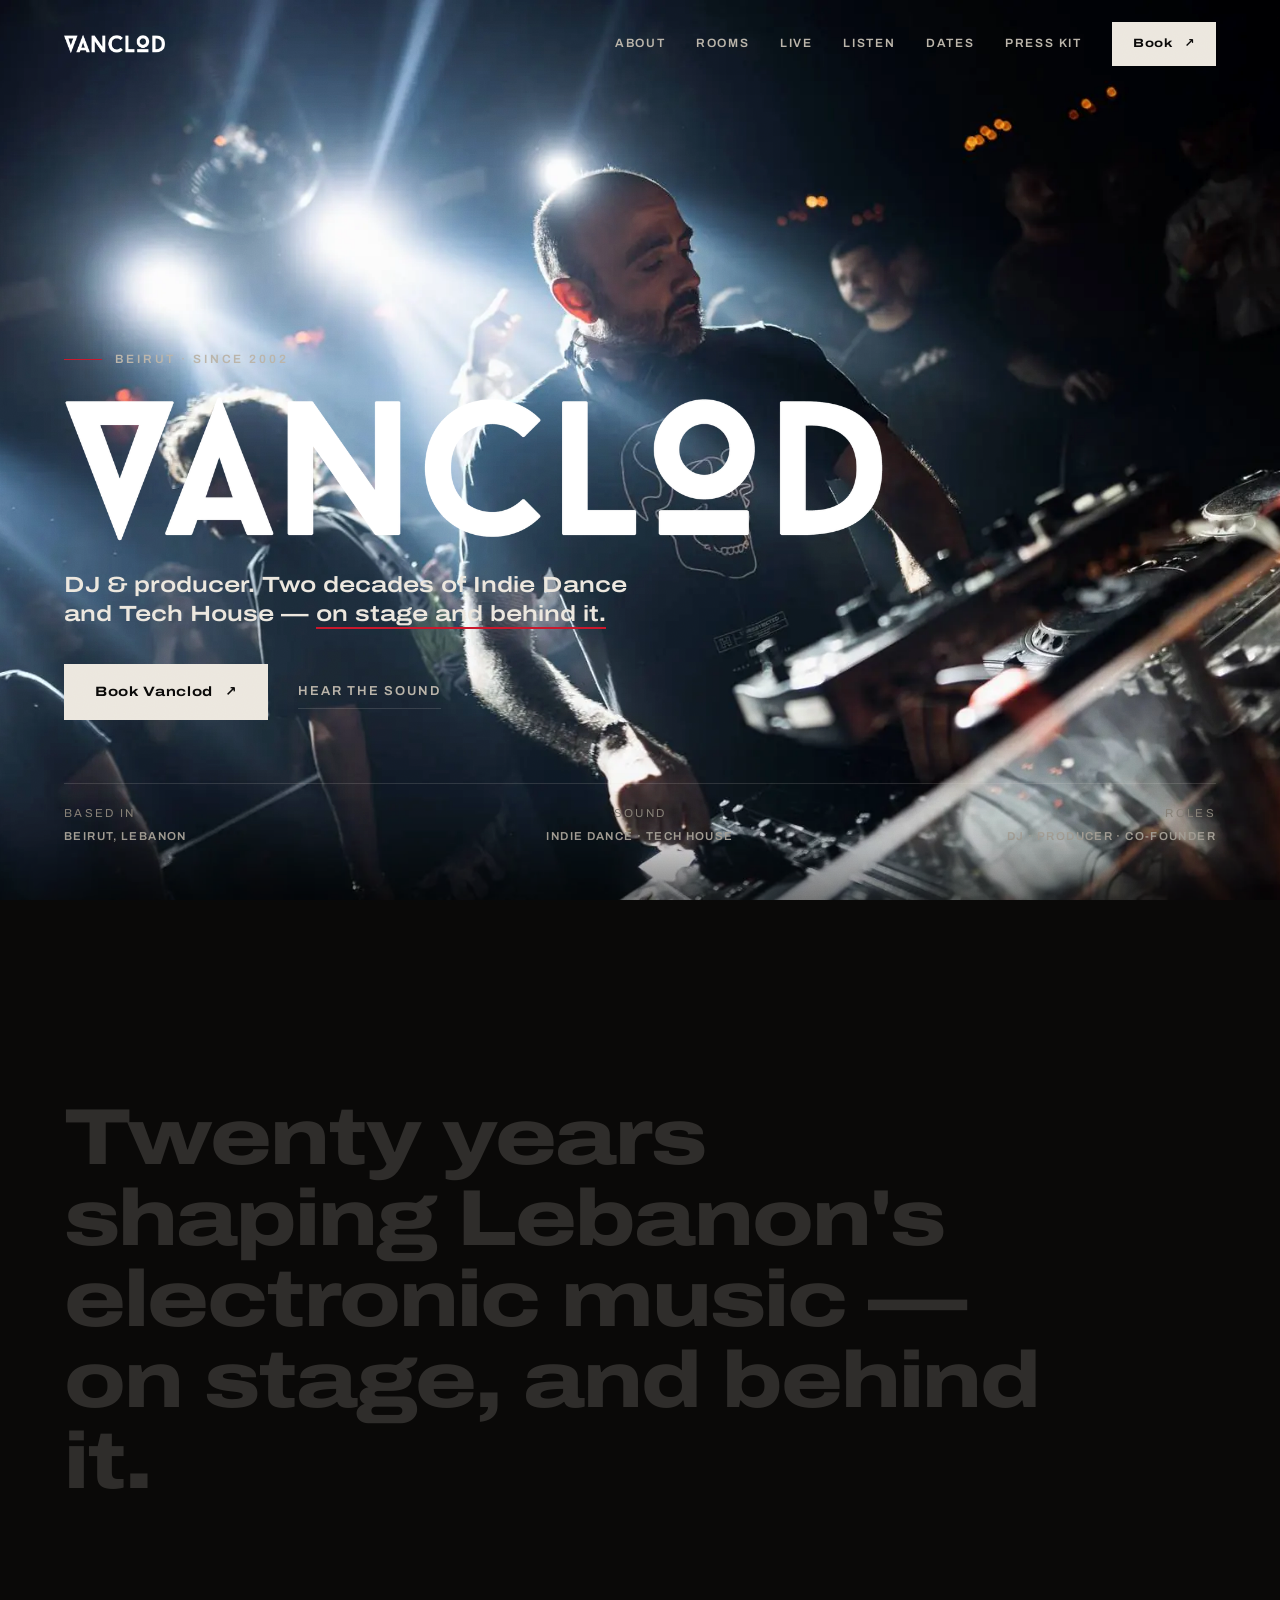
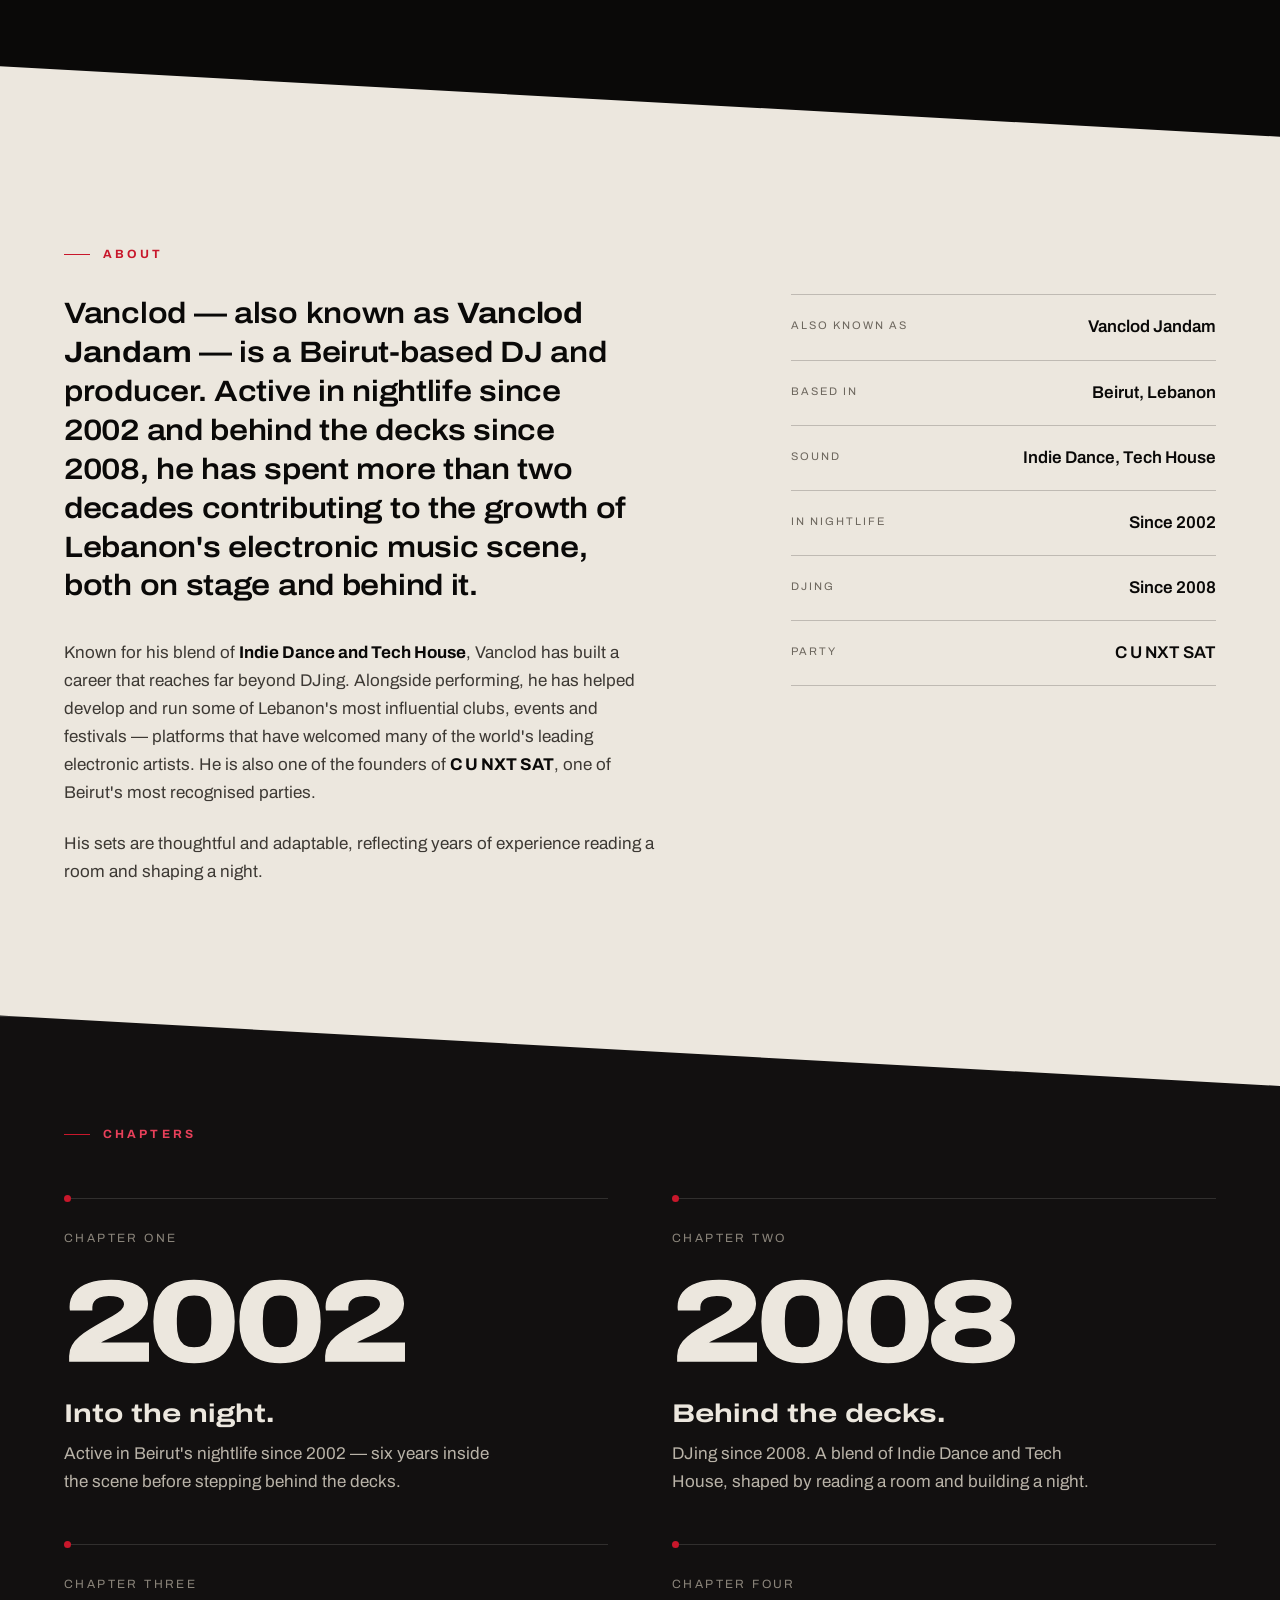
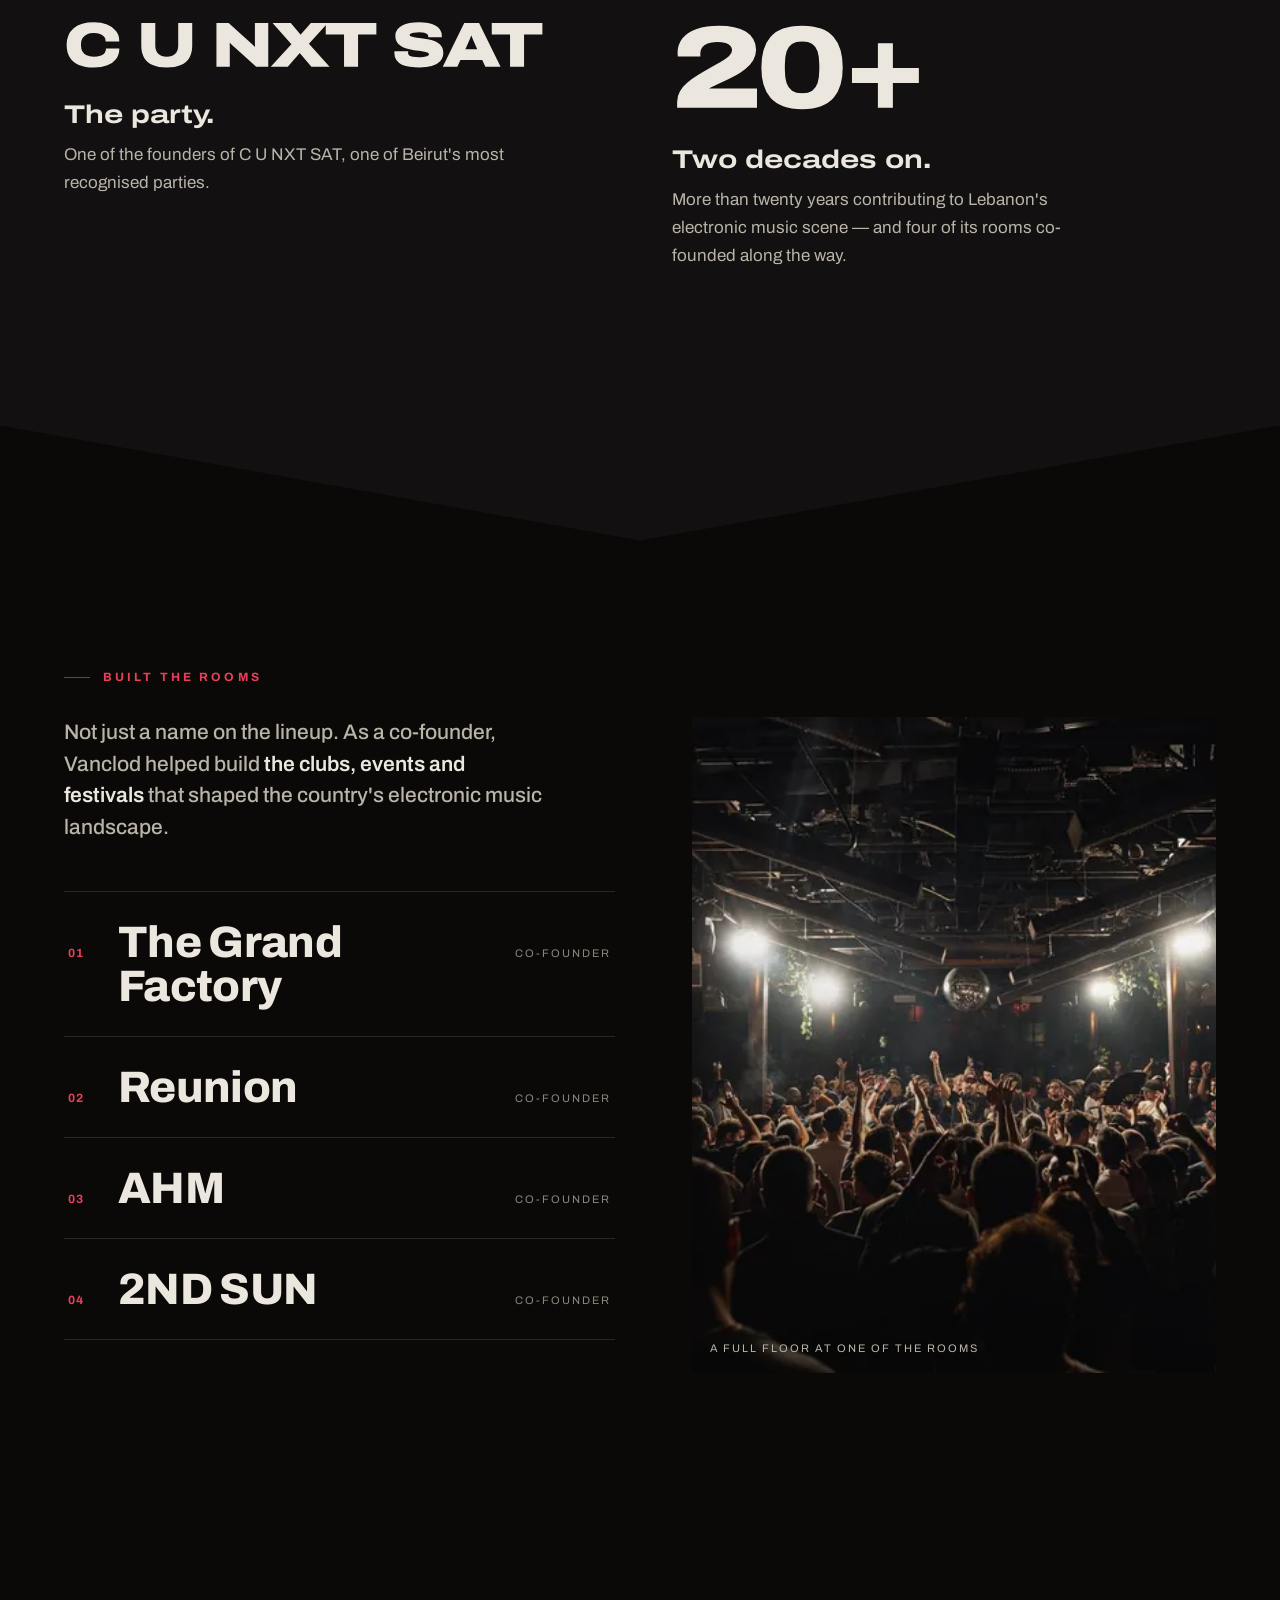
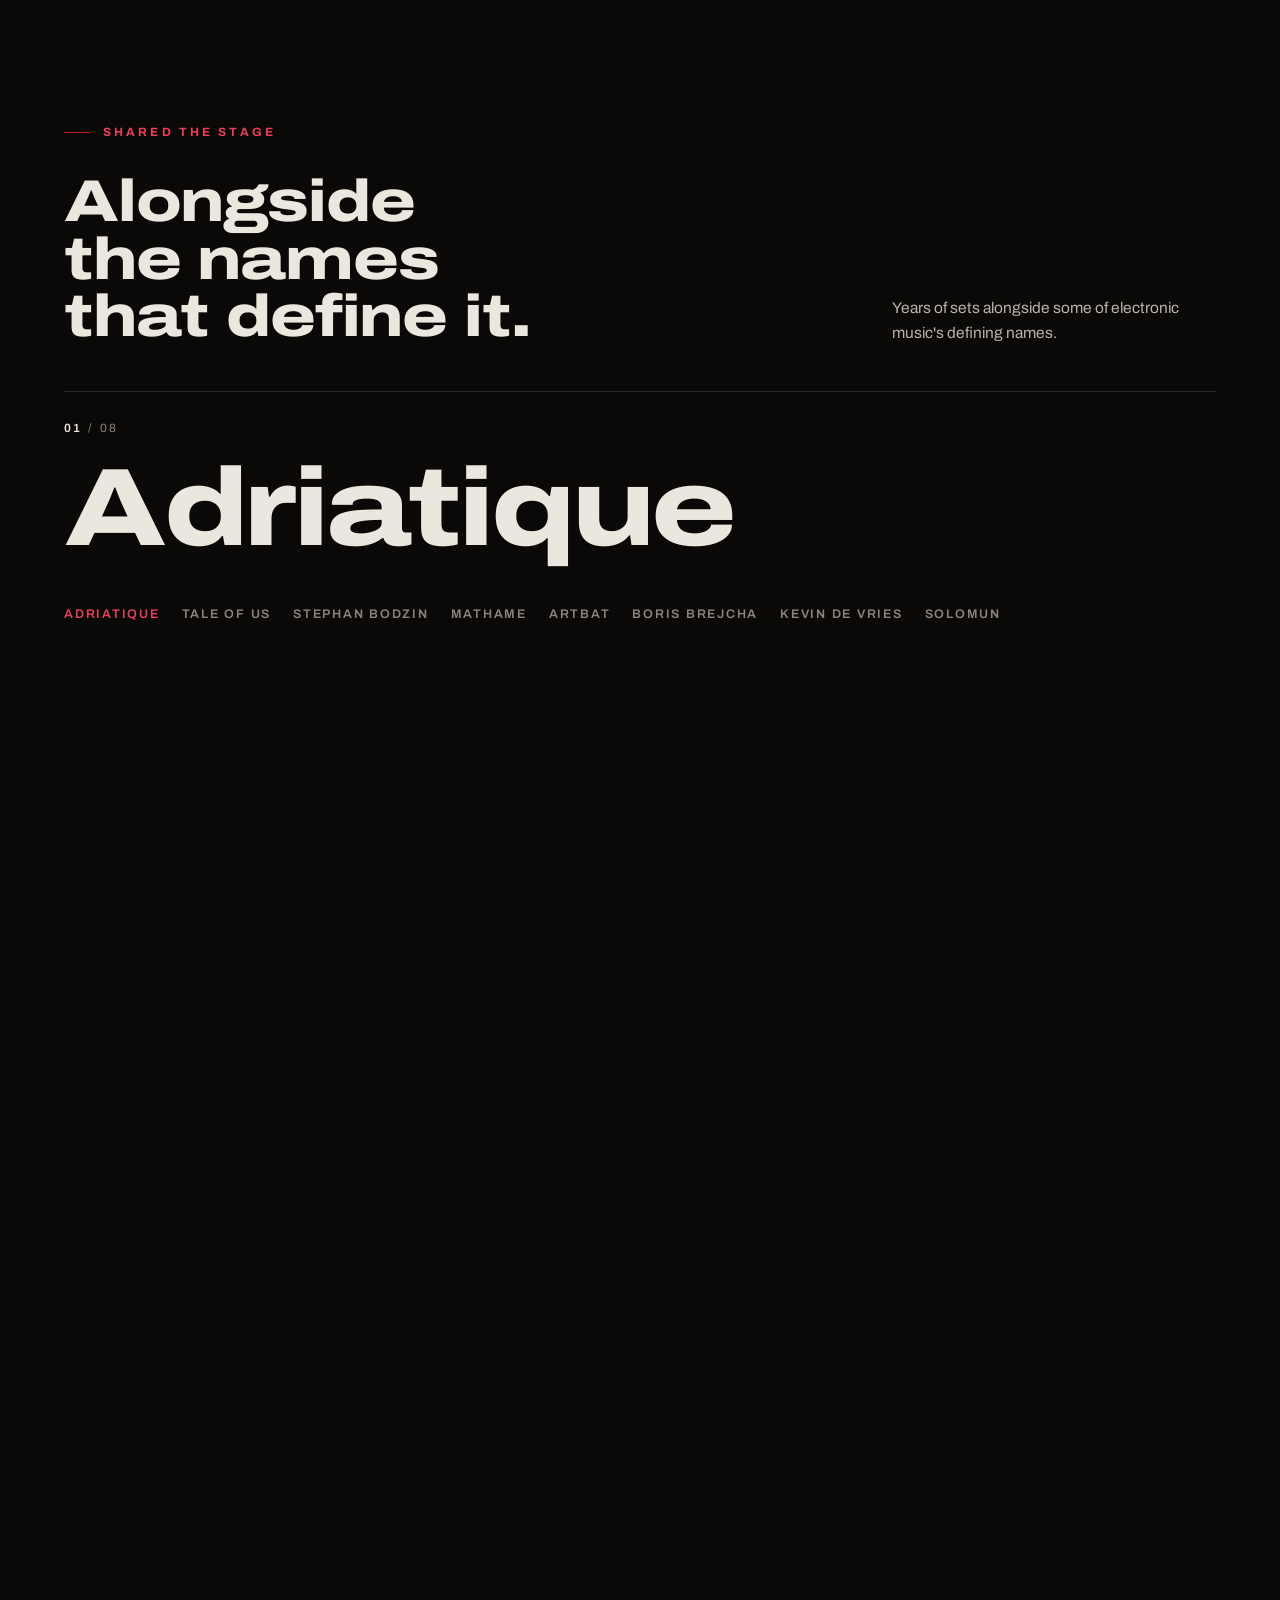
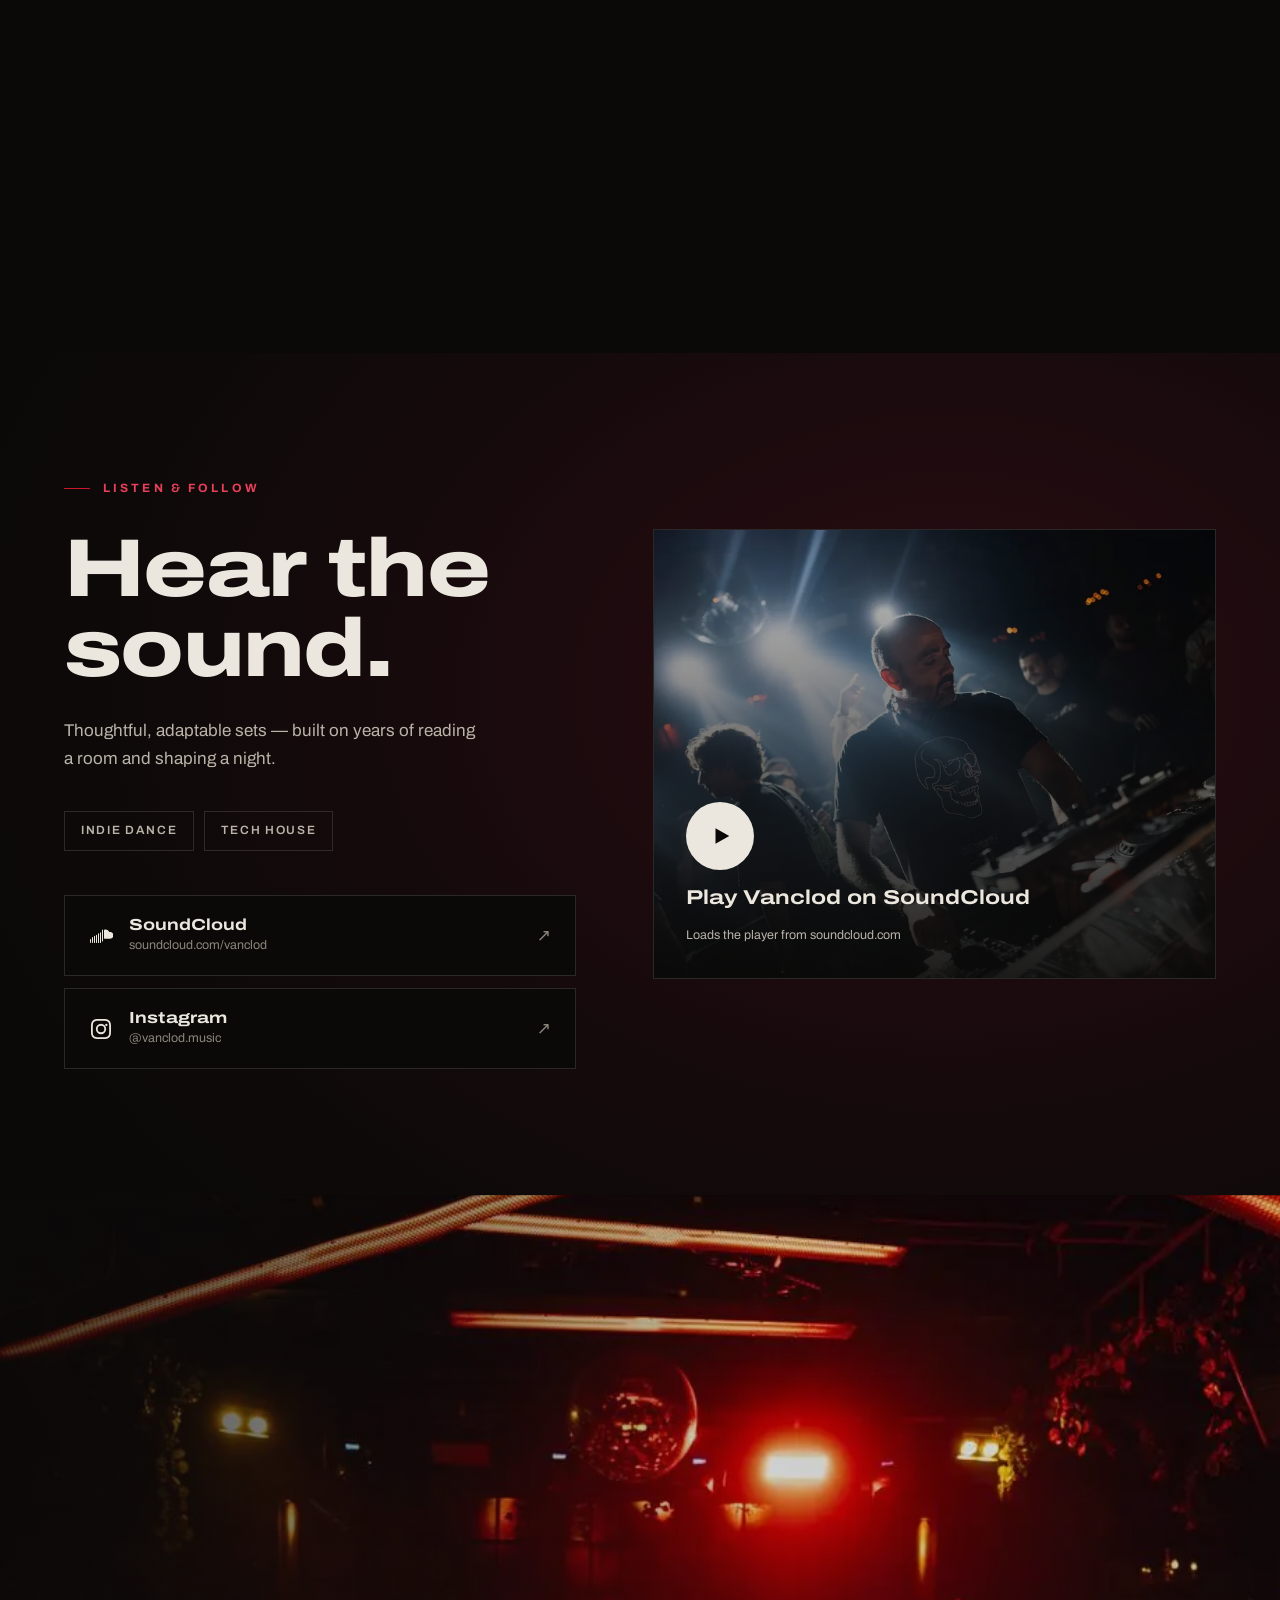
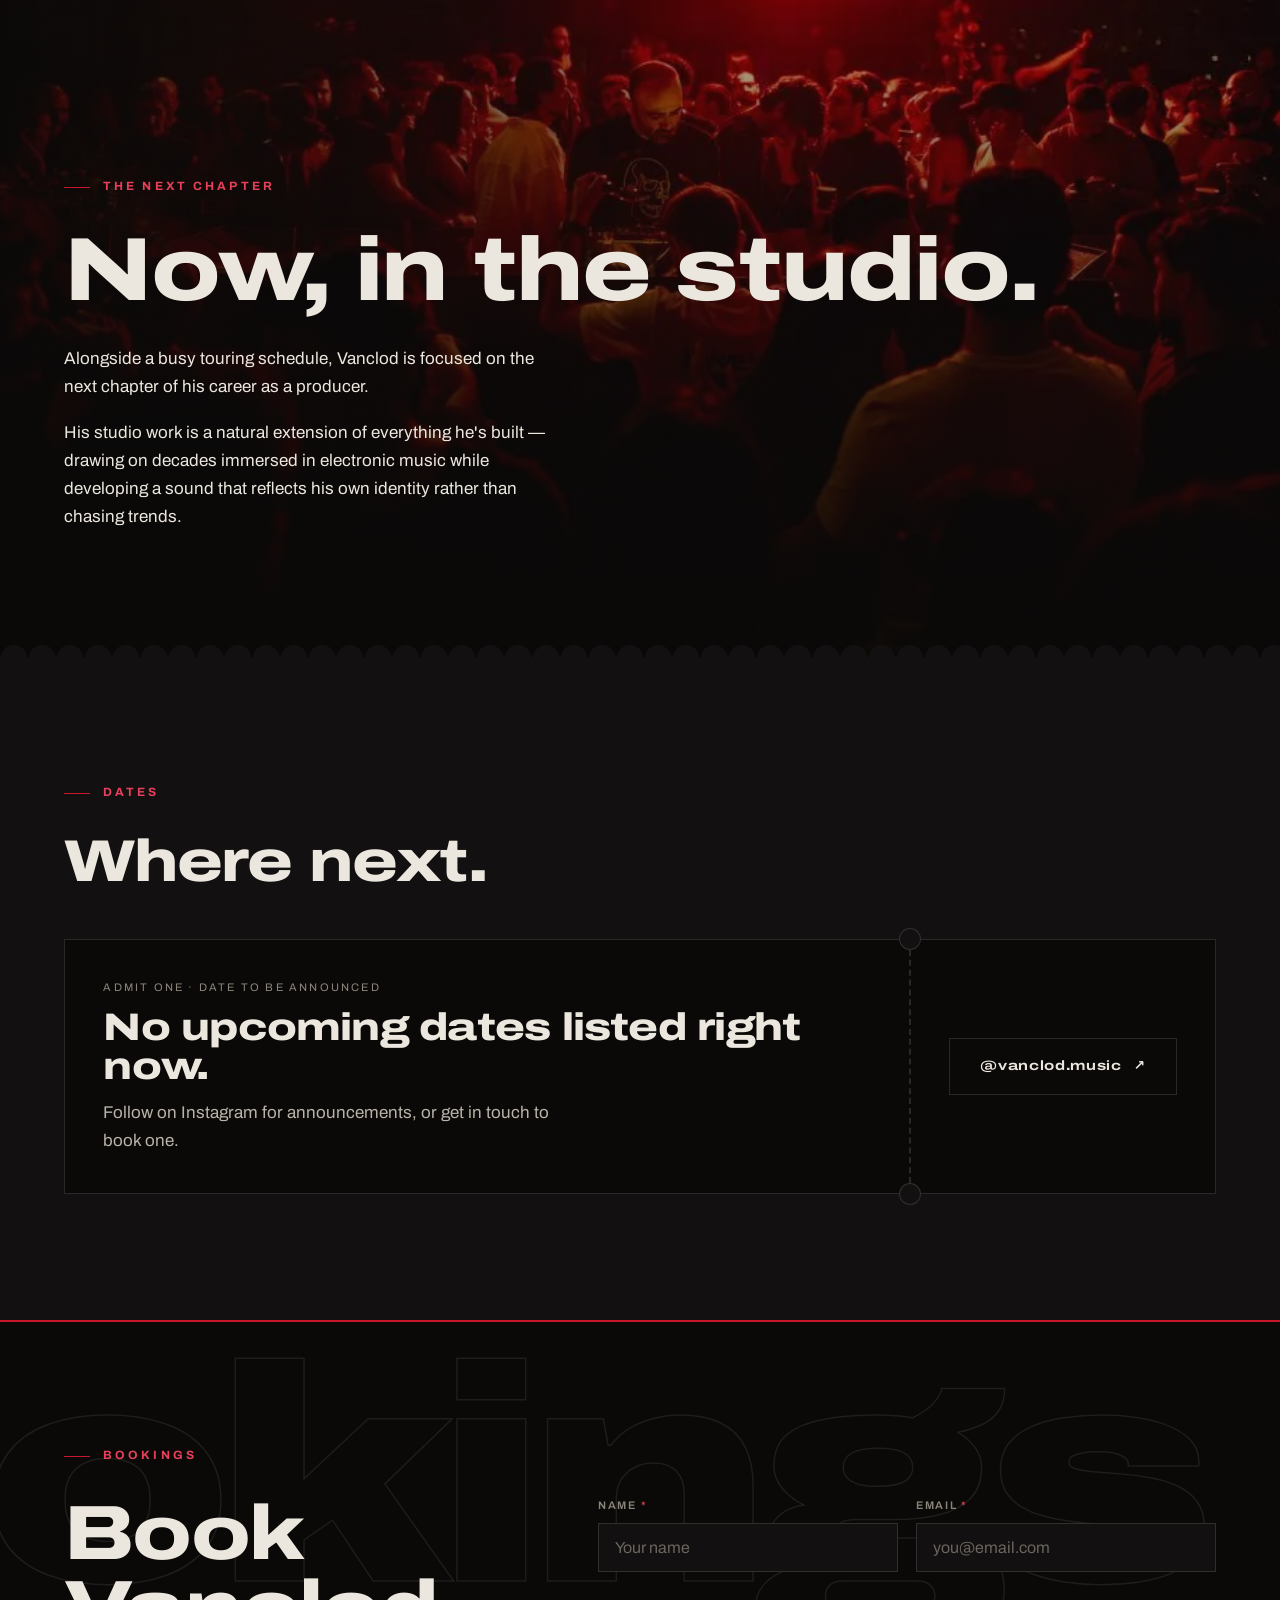
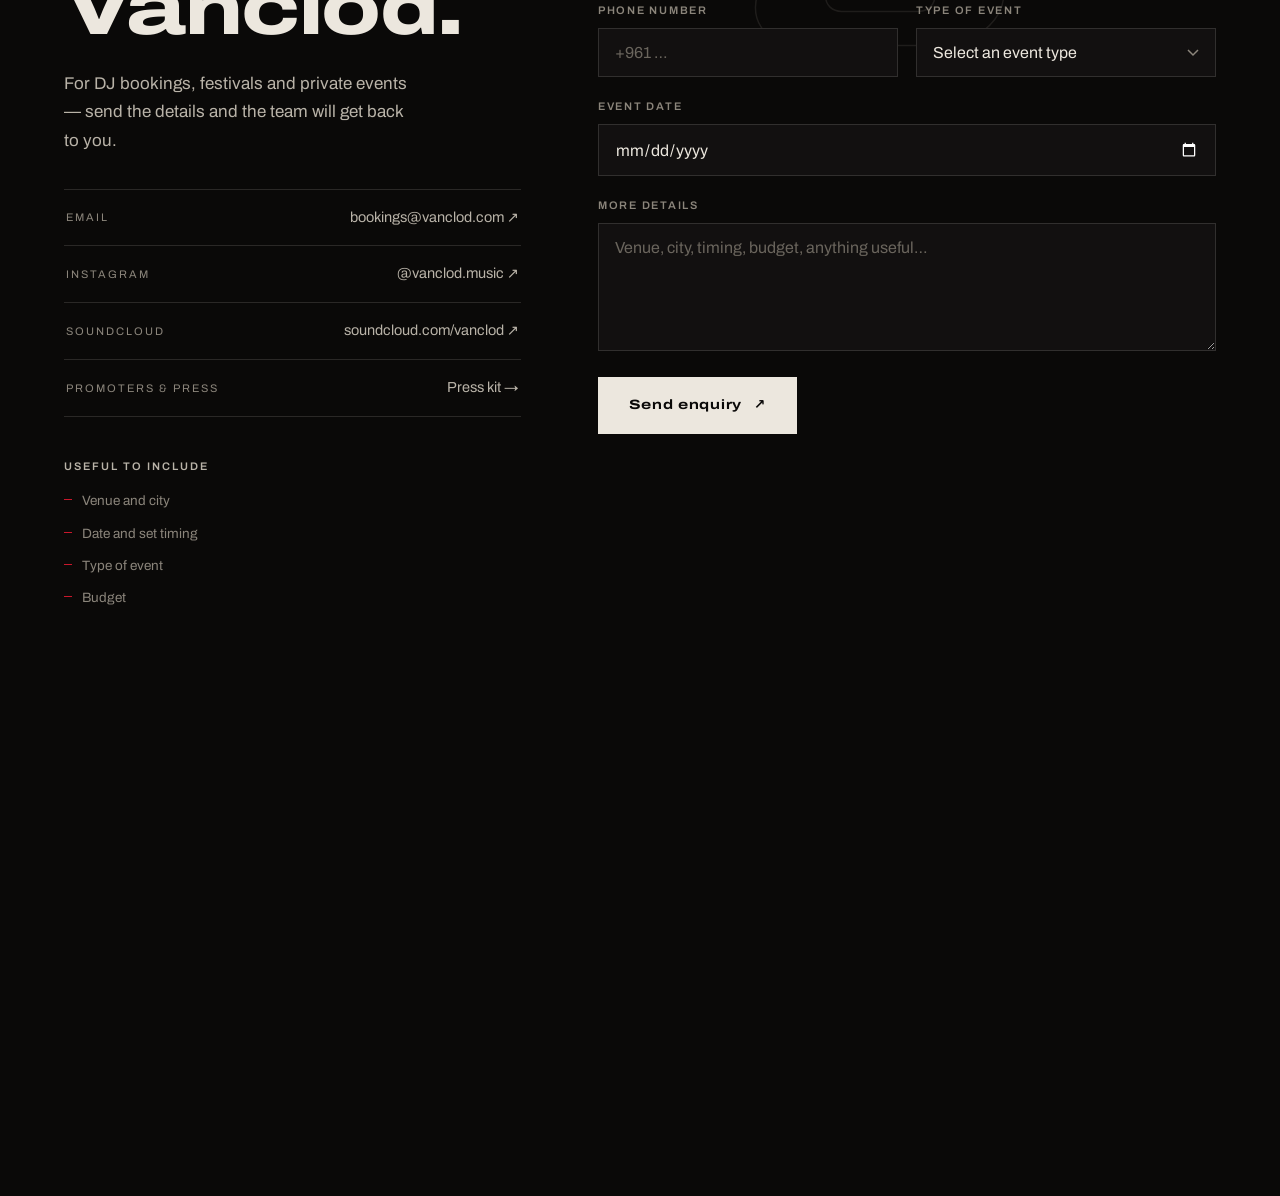
<file: index.html>
<!DOCTYPE html>
<html lang="en">
<head>
<meta charset="UTF-8">
<meta name="viewport" content="width=device-width, initial-scale=1">
<title>Vanclod — DJ &amp; Producer, Beirut</title>
<meta name="description" content="Vanclod (Vanclod Jandam) — Beirut-based DJ and producer. Two decades shaping Lebanon's electronic music scene, on stage and behind it. Bookings, music and press kit.">
<meta name="theme-color" content="#0a0908">
<meta property="og:type" content="website">
<meta property="og:title" content="Vanclod — DJ &amp; Producer, Beirut">
<meta property="og:description" content="Two decades of Indie Dance and Tech House — on stage and behind it.">
<!-- og:image must be an absolute URL once the site has a domain, e.g. https://YOUR-DOMAIN/assets/img/og.jpg -->
<meta property="og:image" content="assets/img/og.jpg">
<meta name="twitter:card" content="summary_large_image">
<link rel="icon" href="assets/img/favicon.svg" type="image/svg+xml">
<link rel="apple-touch-icon" href="assets/img/apple-touch-icon.png">
<link rel="preload" as="image" type="image/webp" imagesrcset="assets/img/hero-960.webp 960w, assets/img/hero-1600.webp 1600w" imagesizes="100vw">
<link rel="preconnect" href="https://fonts.googleapis.com">
<link rel="preconnect" href="https://fonts.gstatic.com" crossorigin>
<link href="https://fonts.googleapis.com/css2?family=Archivo:wdth,wght@62..125,400..900&display=swap" rel="stylesheet">
<link rel="stylesheet" href="assets/css/site.css">
<script>document.documentElement.className='js'</script>
<script type="application/ld+json">
{
  "@context":"https://schema.org",
  "@type":"MusicGroup",
  "name":"Vanclod",
  "alternateName":"Vanclod Jandam",
  "description":"Beirut-based DJ and producer. Indie Dance and Tech House.",
  "genre":["Indie Dance","Tech House"],
  "foundingLocation":{"@type":"Place","name":"Beirut, Lebanon"},
  "sameAs":["https://soundcloud.com/vanclod","https://www.instagram.com/vanclod.music/"]
}
</script>
</head>
<body>
<a class="skip" href="#main">Skip to content</a>

<nav class="nav" id="nav" aria-label="Main">
  <a href="#top" aria-label="Vanclod — back to top"><img class="mark" src="assets/img/wordmark.png" width="1367" height="243" alt=""></a>
  <button class="nav-toggle" id="toggle" aria-label="Menu" aria-expanded="false" aria-controls="links"><span></span><span></span><span></span></button>
  <div class="nav-links" id="links">
    <a href="#about">About</a>
    <a href="#rooms">Rooms</a>
    <a href="#stage">Live</a>
    <a href="#listen">Listen</a>
    <a href="#dates">Dates</a>
    <a href="press.html">Press kit</a>
    <a class="btn" href="#contact">Book <span class="arw" aria-hidden="true">↗</span></a>
  </div>
  <span class="nav-progress" aria-hidden="true"></span>
</nav>

<div class="intro">
<header class="hero" id="top">
  <div class="hero-bg">
    <picture>
      <source type="image/webp" srcset="assets/img/hero-960.webp 960w, assets/img/hero-1600.webp 1600w" sizes="100vw">
      <img src="assets/img/hero.jpg" width="1600" height="1066" alt="Vanclod at the decks, backlit by stage lights, the crowd behind him" fetchpriority="high">
    </picture>
  </div>
  <div class="hero-inner wrap">
    <div class="eyebrow" data-in style="--i:0">Beirut · Since 2002</div>
    <h1 class="hero-mark" id="title"><img src="assets/img/wordmark.png" width="1367" height="243" alt="Vanclod"></h1>
    <p class="hero-tag" data-in style="--i:5">DJ &amp; producer. Two decades of Indie&nbsp;Dance and Tech&nbsp;House — <b>on stage and behind it.</b></p>
    <div class="hero-cta" data-in style="--i:6">
      <a class="btn" href="#contact">Book Vanclod <span class="arw" aria-hidden="true">↗</span></a>
      <a class="tlink" href="#listen">Hear the sound</a>
    </div>
    <div class="hero-meta" data-in style="--i:8">
      <div>Based in<b>Beirut, Lebanon</b></div>
      <div>Sound<b>Indie Dance · Tech House</b></div>
      <div>Roles<b>DJ · Producer · Co-founder</b></div>
    </div>
  </div>
</header>

  <section class="statement" data-sec aria-label="In one line">
    <svg class="st-v" viewBox="0 0 600 640" aria-hidden="true"><path pathLength="1" d="M20 20H580L300 620Z"/><path pathLength="1" d="M170 112H430L300 392Z"/></svg>
    <div class="wrap">
      <p data-hot="behind|it">Twenty years shaping Lebanon's electronic music — on stage, and behind it.</p>
    </div>
  </section>
</div>

<main id="main">

  <section class="about" id="about">
    <div class="wrap">
      <div class="eyebrow" data-reveal>About</div>
      <div class="about-grid">
        <div class="about-body">
          <p data-reveal>Vanclod — also known as <strong>Vanclod Jandam</strong> — is a Beirut-based DJ and producer. Active in nightlife since 2002 and behind the decks since 2008, he has spent more than two decades contributing to the growth of Lebanon's electronic music scene, both on stage and behind it.</p>
          <p data-reveal style="--d:1">Known for his blend of <strong>Indie Dance and Tech House</strong>, Vanclod has built a career that reaches far beyond DJing. Alongside performing, he has helped develop and run some of Lebanon's most influential clubs, events and festivals — platforms that have welcomed many of the world's leading electronic artists. He is also one of the founders of <strong>C U NXT SAT</strong>, one of Beirut's most recognised parties.</p>
          <p data-reveal style="--d:2">His sets are thoughtful and adaptable, reflecting years of experience reading a room and shaping a night.</p>
        </div>
        <dl class="facts" data-reveal style="--d:1">
          <div><dt>Also known as</dt><dd>Vanclod Jandam</dd></div>
          <div><dt>Based in</dt><dd>Beirut, Lebanon</dd></div>
          <div><dt>Sound</dt><dd>Indie Dance, Tech House</dd></div>
          <div><dt>In nightlife</dt><dd class="num">Since 2002</dd></div>
          <div><dt>DJing</dt><dd class="num">Since 2008</dd></div>
          <div><dt>Party</dt><dd>C U NXT SAT</dd></div>
        </dl>
      </div>
    </div>
  </section>

  <section class="chapters" aria-label="Chapters">
    <div class="ch-pin">
      <div class="ch-head wrap">
        <div class="eyebrow">Chapters</div>
      </div>
      <div class="ch-track">
        <article class="ch">
          <div class="k">Chapter one</div>
          <div class="big num">2002</div>
          <h3>Into the night.</h3>
          <p>Active in Beirut's nightlife since 2002 — six years inside the scene before stepping behind the decks.</p>
        </article>
        <article class="ch">
          <div class="k">Chapter two</div>
          <div class="big num">2008</div>
          <h3>Behind the decks.</h3>
          <p>DJing since 2008. A blend of Indie Dance and Tech House, shaped by reading a room and building a night.</p>
        </article>
        <article class="ch">
          <div class="k">Chapter three</div>
          <div class="big word">C U NXT SAT</div>
          <h3>The party.</h3>
          <p>One of the founders of C U NXT SAT, one of Beirut's most recognised parties.</p>
        </article>
        <article class="ch">
          <div class="k">Chapter four</div>
          <div class="big num">20+</div>
          <h3>Two decades on.</h3>
          <p>More than twenty years contributing to Lebanon's electronic music scene — and four of its rooms co-founded along the way.</p>
        </article>
      </div>
    </div>
  </section>

  <section class="pad" id="rooms">
    <div class="vnotch" aria-hidden="true"></div>
    <div class="wrap">
      <div class="eyebrow" data-reveal>Built the rooms</div>
      <div class="rooms-grid">
        <div>
          <h2 class="rooms-lede" data-reveal>Not just a name on the lineup. As a co-founder, Vanclod helped build <b>the clubs, events and festivals</b> that shaped the country's electronic music landscape.</h2>
          <ol class="venues">
            <li class="venue" data-reveal><span class="idx num">01</span><span class="name">The Grand Factory</span><span class="role">Co-founder</span></li>
            <li class="venue" data-reveal style="--d:1"><span class="idx num">02</span><span class="name">Reunion</span><span class="role">Co-founder</span></li>
            <li class="venue" data-reveal style="--d:2"><span class="idx num">03</span><span class="name">AHM</span><span class="role">Co-founder</span></li>
            <li class="venue" data-reveal style="--d:3"><span class="idx num">04</span><span class="name">2ND SUN</span><span class="role">Co-founder</span></li>
          </ol>
        </div>
        <figure class="rooms-photo" data-sec>
          <picture>
            <source type="image/webp" srcset="assets/img/floor-720.webp 720w, assets/img/floor-1200.webp 1200w" sizes="(max-width:1000px) 100vw, 46vw">
            <img src="assets/img/floor.jpg" width="1200" height="800" loading="lazy" alt="A packed dance floor under a mirror ball, hands in the air">
          </picture>
          <figcaption class="cap">A full floor at one of the rooms</figcaption>
        </figure>
      </div>
    </div>
  </section>

  <section class="stage" id="stage">
    <div class="stage-pin">
      <div class="wrap">
        <div class="eyebrow" data-reveal>Shared the stage</div>
        <div class="stage-head">
          <h2 class="display" data-reveal>Alongside the names that define it.</h2>
          <p data-reveal style="--d:1">Years of sets alongside some of electronic music's defining names.</p>
        </div>
        <div class="bill">
          <div class="bill-count num" aria-hidden="true"><b id="billNow">01</b> / 08</div>
          <div class="bill-name" aria-hidden="true">
            <span>Adriatique</span><span>Tale Of Us</span><span>Stephan Bodzin</span><span>Mathame</span><span>ARTBAT</span><span>Boris Brejcha</span><span>Kevin de Vries</span><span>Solomun</span><span class="more">…and many others.</span>
          </div>
          <ol class="bill-all" aria-label="Artists Vanclod has shared the stage with">
            <li>Adriatique</li><li>Tale Of Us</li><li>Stephan Bodzin</li><li>Mathame</li><li>ARTBAT</li><li>Boris Brejcha</li><li>Kevin de Vries</li><li>Solomun</li><li class="more">…and many others</li>
          </ol>
        </div>
      </div>
    </div>
  </section>

  <section class="listen pad" id="listen" data-sec>
    <div class="wrap">
      <div class="eyebrow" data-reveal>Listen &amp; follow</div>
      <div class="listen-grid">
        <div>
          <h2 class="display" data-reveal>Hear the sound.</h2>
          <p class="listen-lede" data-reveal style="--d:1">Thoughtful, adaptable sets — built on years of reading a room and shaping a night.</p>
          <div class="genres" data-reveal style="--d:2"><span>Indie Dance</span><span>Tech House</span></div>
          <div class="channels" data-reveal style="--d:3">
            <a class="channel" href="https://soundcloud.com/vanclod" target="_blank" rel="noopener">
              <svg viewBox="0 0 24 24" aria-hidden="true"><path d="M1 15.5c0-.28.22-.5.5-.5s.5.22.5.5v3c0 .28-.22.5-.5.5s-.5-.22-.5-.5v-3zm2-2c0-.28.22-.5.5-.5s.5.22.5.5v5c0 .28-.22.5-.5.5s-.5-.22-.5-.5v-5zm2-1.2c0-.3.22-.55.5-.55s.5.25.5.55v6.2c0 .3-.22.55-.5.55s-.5-.25-.5-.55v-6.2zm2-1c0-.3.22-.55.5-.55s.5.25.5.55v7.2c0 .3-.22.55-.5.55s-.5-.25-.5-.55v-7.2zm2-1.6c0-.31.22-.56.5-.56s.5.25.5.56v8.8c0 .31-.22.56-.5.56s-.5-.25-.5-.56V8.1zm2-.9c0-.32.22-.57.5-.57s.5.25.5.57v9.7c0 .32-.22.57-.5.57s-.5-.25-.5-.57V7.2zM13 6c0-.33.22-.58.5-.58s.5.25.5.58v11c0 .33-.22.58-.5.58s-.5-.25-.5-.58V6zm2.3-.3c1.9-.9 4.35.27 4.9 2.35 2.1-.6 4.3 1 4.3 3.2 0 1.9-1.6 3.45-3.55 3.45H15.4c-.24 0-.4-.18-.4-.42V6.1c0-.2.12-.32.3-.4z"/></svg>
              <div><div class="c-t">SoundCloud</div><div class="c-s">soundcloud.com/vanclod</div></div>
              <span class="arw" aria-hidden="true">↗</span>
            </a>
            <a class="channel" href="https://www.instagram.com/vanclod.music/" target="_blank" rel="noopener">
              <svg viewBox="0 0 24 24" aria-hidden="true"><path d="M12 2c2.72 0 3.06.01 4.12.06 1.07.05 1.8.22 2.43.47.66.25 1.22.6 1.77 1.15.55.55.9 1.11 1.15 1.77.25.63.42 1.36.47 2.43.05 1.07.06 1.4.06 4.12s-.01 3.06-.06 4.12c-.05 1.07-.22 1.8-.47 2.43-.25.66-.6 1.22-1.15 1.77-.55.55-1.11.9-1.77 1.15-.63.25-1.36.42-2.43.47-1.07.05-1.4.06-4.12.06s-3.06-.01-4.12-.06c-1.07-.05-1.8-.22-2.43-.47-.66-.25-1.22-.6-1.77-1.15-.55-.55-.9-1.11-1.15-1.77-.25-.63-.42-1.36-.47-2.43C2.01 15.06 2 14.72 2 12s.01-3.06.06-4.12c.05-1.07.22-1.8.47-2.43.25-.66.6-1.22 1.15-1.77.55-.55 1.11-.9 1.77-1.15.63-.25 1.36-.42 2.43-.47C8.94 2.01 9.28 2 12 2zm0 1.8c-2.67 0-2.99.01-4.04.06-.98.04-1.5.21-1.86.35-.47.18-.8.4-1.15.75-.35.35-.57.68-.75 1.15-.14.36-.3.88-.35 1.86-.05 1.05-.06 1.37-.06 4.04s.01 2.99.06 4.04c.04.98.21 1.5.35 1.86.18.47.4.8.75 1.15.35.35.68.57 1.15.75.36.14.88.3 1.86.35 1.05.05 1.37.06 4.04.06s2.99-.01 4.04-.06c.98-.04 1.5-.21 1.86-.35.47-.18.8-.4 1.15-.75.35-.35.57-.68.75-1.15.14-.36.3-.88.35-1.86.05-1.05.06-1.37.06-4.04s-.01-2.99-.06-4.04c-.04-.98-.21-1.5-.35-1.86-.18-.47-.4-.8-.75-1.15-.35-.35-.68-.57-1.15-.75-.36-.14-.88-.3-1.86-.35-1.05-.05-1.37-.06-4.04-.06zM12 6.87a5.13 5.13 0 110 10.26 5.13 5.13 0 010-10.26zm0 1.8a3.33 3.33 0 100 6.66 3.33 3.33 0 000-6.66zm5.34-2.02a1.2 1.2 0 110 2.4 1.2 1.2 0 010-2.4z"/></svg>
              <div><div class="c-t">Instagram</div><div class="c-s">@vanclod.music</div></div>
              <span class="arw" aria-hidden="true">↗</span>
            </a>
          </div>
        </div>
        <div class="player" data-reveal style="--d:1">
          <button class="player-facade" type="button">
            <span class="play" aria-hidden="true"><svg viewBox="0 0 24 24"><path d="M6 3.5v17l15-8.5z"/></svg></span>
            <span class="t">Play Vanclod on SoundCloud</span>
            <span class="s">Loads the player from soundcloud.com</span>
          </button>
        </div>
      </div>
    </div>
  </section>

  <section class="studio" id="studio" data-sec>
    <div class="studio-frame">
      <picture>
        <source type="image/webp" srcset="assets/img/room-720.webp 720w, assets/img/room-1200.webp 1200w" sizes="100vw">
        <img src="assets/img/room.jpg" width="1200" height="800" loading="lazy" alt="Vanclod playing at the centre of a crowd, the room lit red">
      </picture>
    </div>
    <div class="wrap studio-copy">
      <div class="eyebrow">The next chapter</div>
      <h2 class="display">Now, in the studio.</h2>
      <p>Alongside a busy touring schedule, Vanclod is focused on the next chapter of his career as a producer.</p>
      <p>His studio work is a natural extension of everything he's built — drawing on decades immersed in electronic music while developing a sound that reflects his own identity rather than chasing trends.</p>
    </div>
  </section>

  <section class="dates pad" id="dates">
    <div class="wrap">
      <div class="eyebrow" data-reveal>Dates</div>
      <div class="dates-head">
        <h2 class="display" data-reveal>Where next.</h2>
      </div>
      <ol class="shows" id="shows" hidden></ol>
      <div class="ticket" id="showsEmpty" data-reveal>
        <div>
          <div class="k">Admit one · date to be announced</div>
          <b>No upcoming dates listed right now.</b>
          <p>Follow on Instagram for announcements, or get in touch to book one.</p>
        </div>
        <div><a class="btn ghost" href="https://www.instagram.com/vanclod.music/" target="_blank" rel="noopener">@vanclod.music <span class="arw" aria-hidden="true">↗</span></a></div>
      </div>
    </div>
  </section>

  <section class="contact pad" id="contact" data-sec>
    <div class="ghost-word" aria-hidden="true">Bookings</div>
    <div class="wrap">
      <div class="eyebrow" data-reveal>Bookings</div>
      <div class="contact-grid">
        <div class="contact-intro">
          <h2 class="display" data-reveal>Book Vanclod.</h2>
          <p data-reveal style="--d:1">For DJ bookings, festivals and private events — send the details and the team will get back to you.</p>
          <div class="direct" data-reveal style="--d:2">
            <a href="mailto:bookings@vanclod.com" data-email><span class="k">Email</span><span><span data-email-text>bookings@vanclod.com</span>&nbsp;↗</span></a>
            <a href="https://www.instagram.com/vanclod.music/" target="_blank" rel="noopener"><span class="k">Instagram</span><span>@vanclod.music&nbsp;↗</span></a>
            <a href="https://soundcloud.com/vanclod" target="_blank" rel="noopener"><span class="k">SoundCloud</span><span>soundcloud.com/vanclod&nbsp;↗</span></a>
            <a href="press.html"><span class="k">Promoters &amp; press</span><span>Press kit&nbsp;→</span></a>
          </div>
          <div class="brief" data-reveal style="--d:3">
            <b>Useful to include</b>
            <ul><li>Venue and city</li><li>Date and set timing</li><li>Type of event</li><li>Budget</li></ul>
          </div>
        </div>

        <form class="booking" id="booking" novalidate data-reveal style="--d:1">
          <div class="field">
            <label for="b-name">Name <i aria-hidden="true">*</i></label>
            <input id="b-name" name="name" type="text" autocomplete="name" placeholder="Your name" required aria-describedby="b-name-err">
            <span class="err" id="b-name-err" role="alert"></span>
          </div>
          <div class="field">
            <label for="b-email">Email <i aria-hidden="true">*</i></label>
            <input id="b-email" name="email" type="email" autocomplete="email" placeholder="you@email.com" required aria-describedby="b-email-err">
            <span class="err" id="b-email-err" role="alert"></span>
          </div>
          <div class="field">
            <label for="b-phone">Phone number</label>
            <input id="b-phone" name="phone" type="tel" autocomplete="tel" placeholder="+961 …">
          </div>
          <div class="field">
            <label for="b-type">Type of event</label>
            <select id="b-type" name="event_type">
              <option value="" selected disabled>Select an event type</option>
              <option>Club night</option>
              <option>Festival</option>
              <option>Private event</option>
              <option>Corporate event</option>
              <option>Other</option>
            </select>
          </div>
          <div class="field full">
            <label for="b-date">Event date</label>
            <input id="b-date" name="event_date" type="date">
          </div>
          <div class="field full">
            <label for="b-details">More details</label>
            <textarea id="b-details" name="details" placeholder="Venue, city, timing, budget, anything useful…"></textarea>
          </div>
          <div class="form-foot">
            <button class="btn" id="b-send" type="submit">Send enquiry <span class="arw" aria-hidden="true">↗</span></button>
            <button class="linkbtn" id="b-copy" type="button" hidden>Copy the enquiry instead</button>
          </div>
          <p class="form-note" id="b-note" role="status" aria-live="polite"></p>
        </form>
      </div>
    </div>
  </section>
</main>

<footer>
  <div class="wrap">
    <div class="foot-top">
      <p class="foot-cta">Planning a night? <a href="#contact">Book Vanclod.</a></p>
      <div class="foot-cols">
        <div>
          <b>Site</b>
          <a href="#about">About</a><a href="#rooms">Rooms</a><a href="#stage">Live</a><a href="#dates">Dates</a><a href="press.html">Press kit</a>
        </div>
        <div>
          <b>Follow</b>
          <a href="https://soundcloud.com/vanclod" target="_blank" rel="noopener">SoundCloud ↗</a>
          <a href="https://www.instagram.com/vanclod.music/" target="_blank" rel="noopener">Instagram ↗</a>
        </div>
      </div>
    </div>
    <div class="foot-base">
      <a class="foot-logo" href="#top" aria-label="Vanclod — back to top"><img src="assets/img/wordmark.png" width="1367" height="243" alt="" loading="lazy"></a>
      <div class="foot-meta">
        <span>Beirut, Lebanon</span>
        <a href="mailto:bookings@vanclod.com" data-email><span data-email-text>bookings@vanclod.com</span></a>
      </div>
      <div class="foot-legal">
        <span>© <span data-year></span> Vanclod. All rights reserved.</span>
        <a href="#top">Back to top ↑</a>
      </div>
    </div>
  </div>
</footer>

<script src="assets/js/config.js"></script>
<script src="assets/js/site.js"></script>
</body>
</html>
</file>
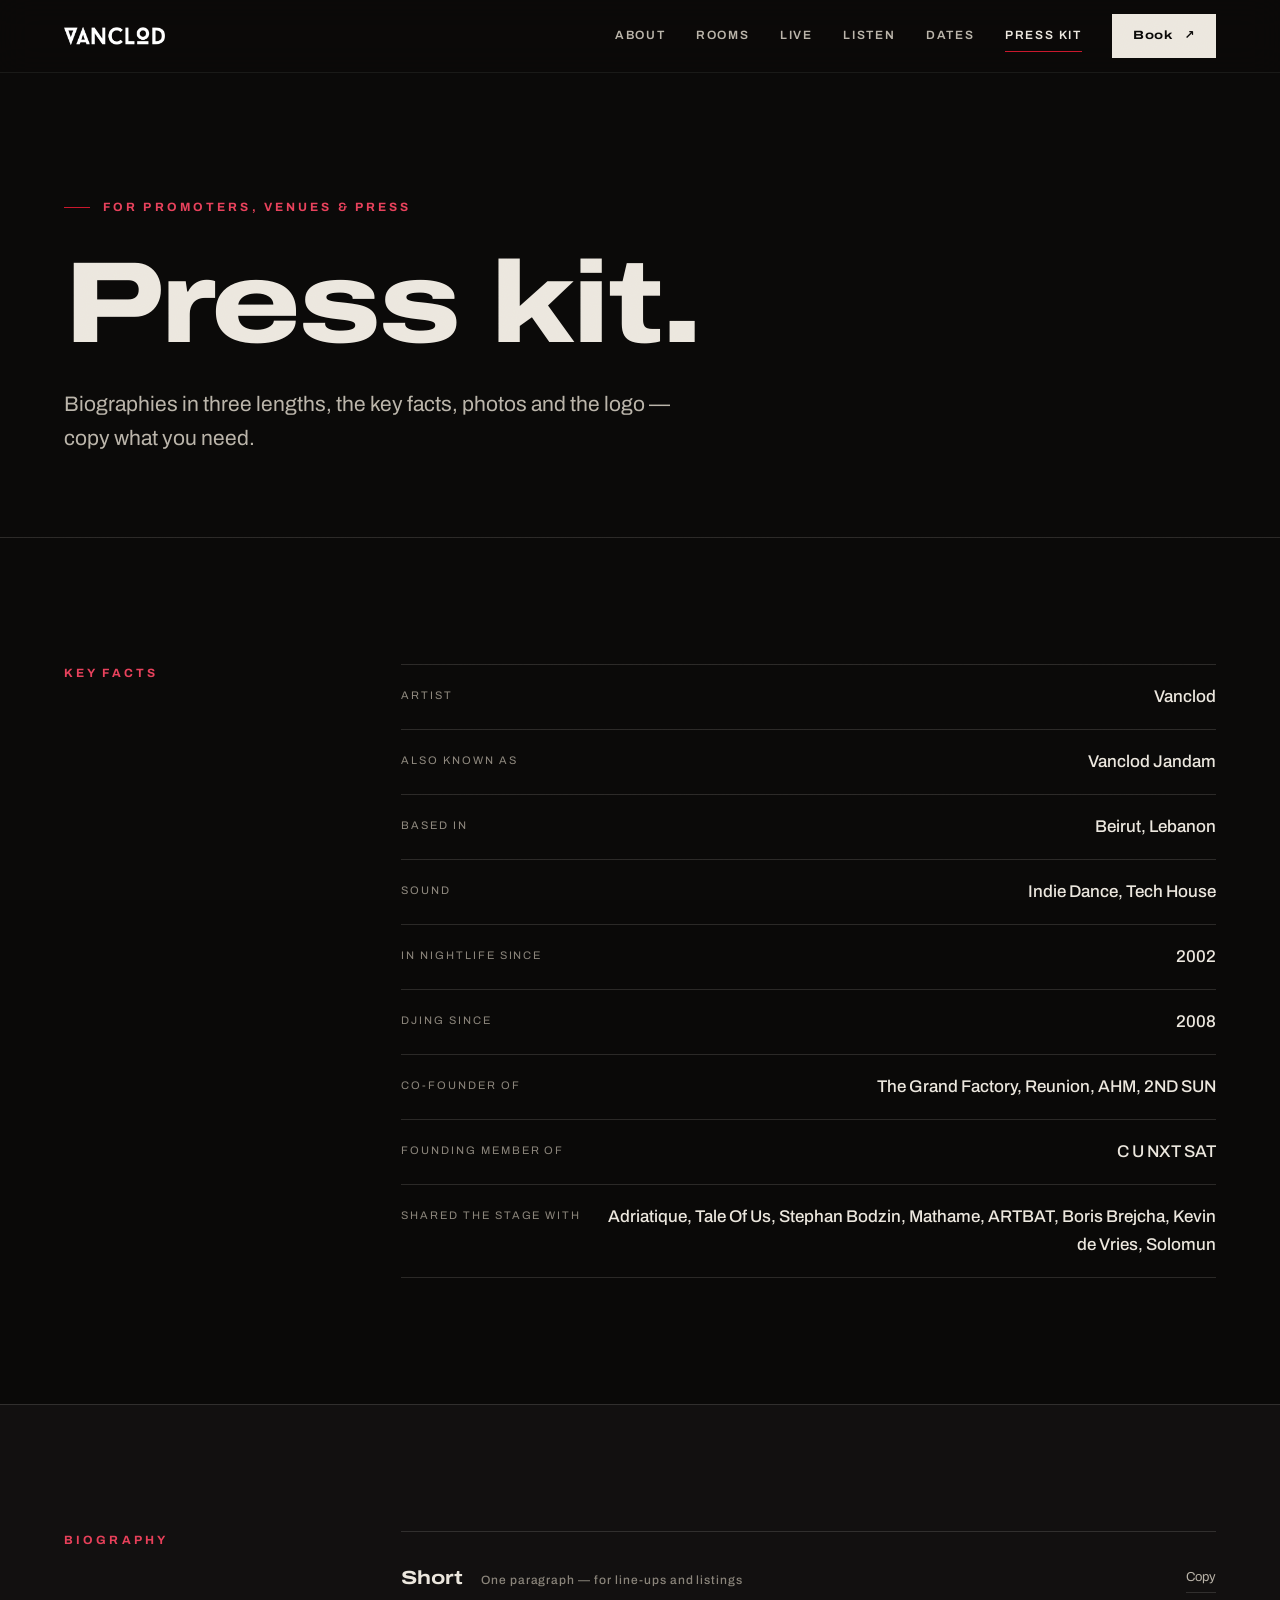
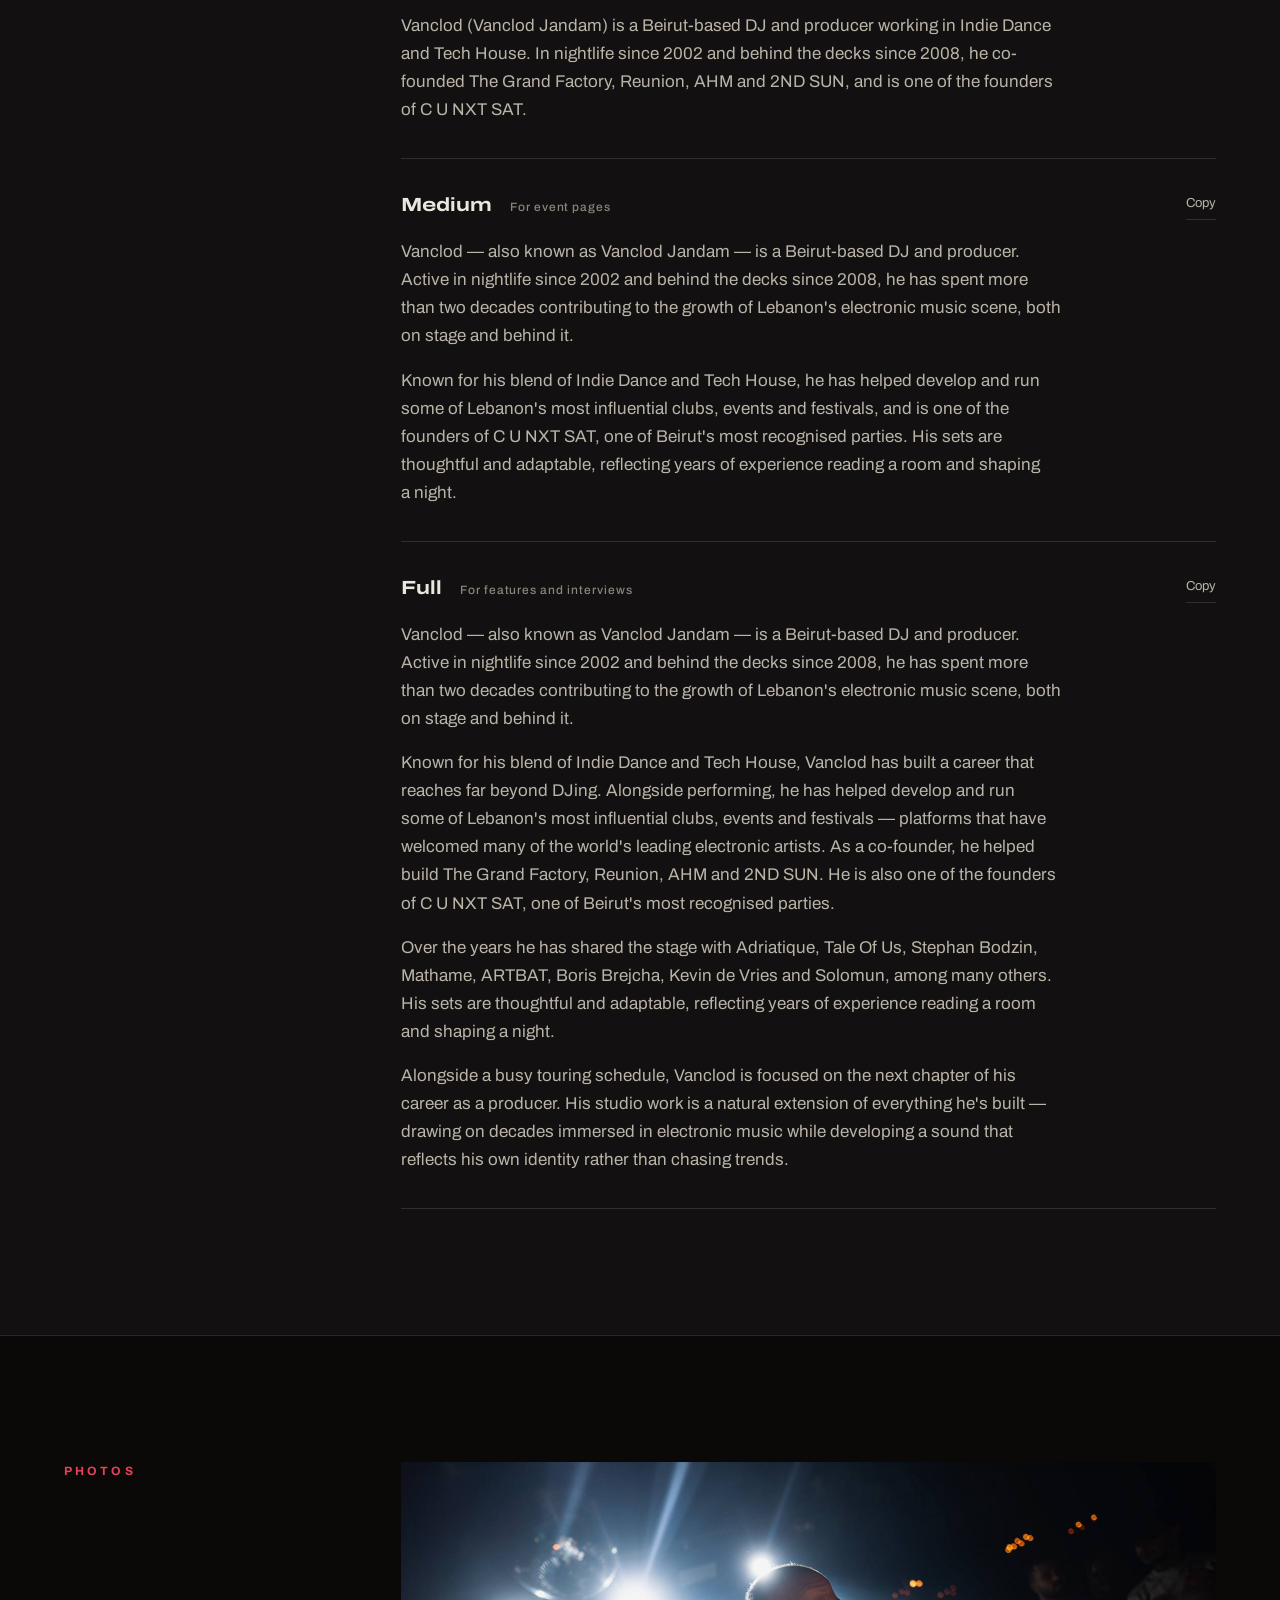
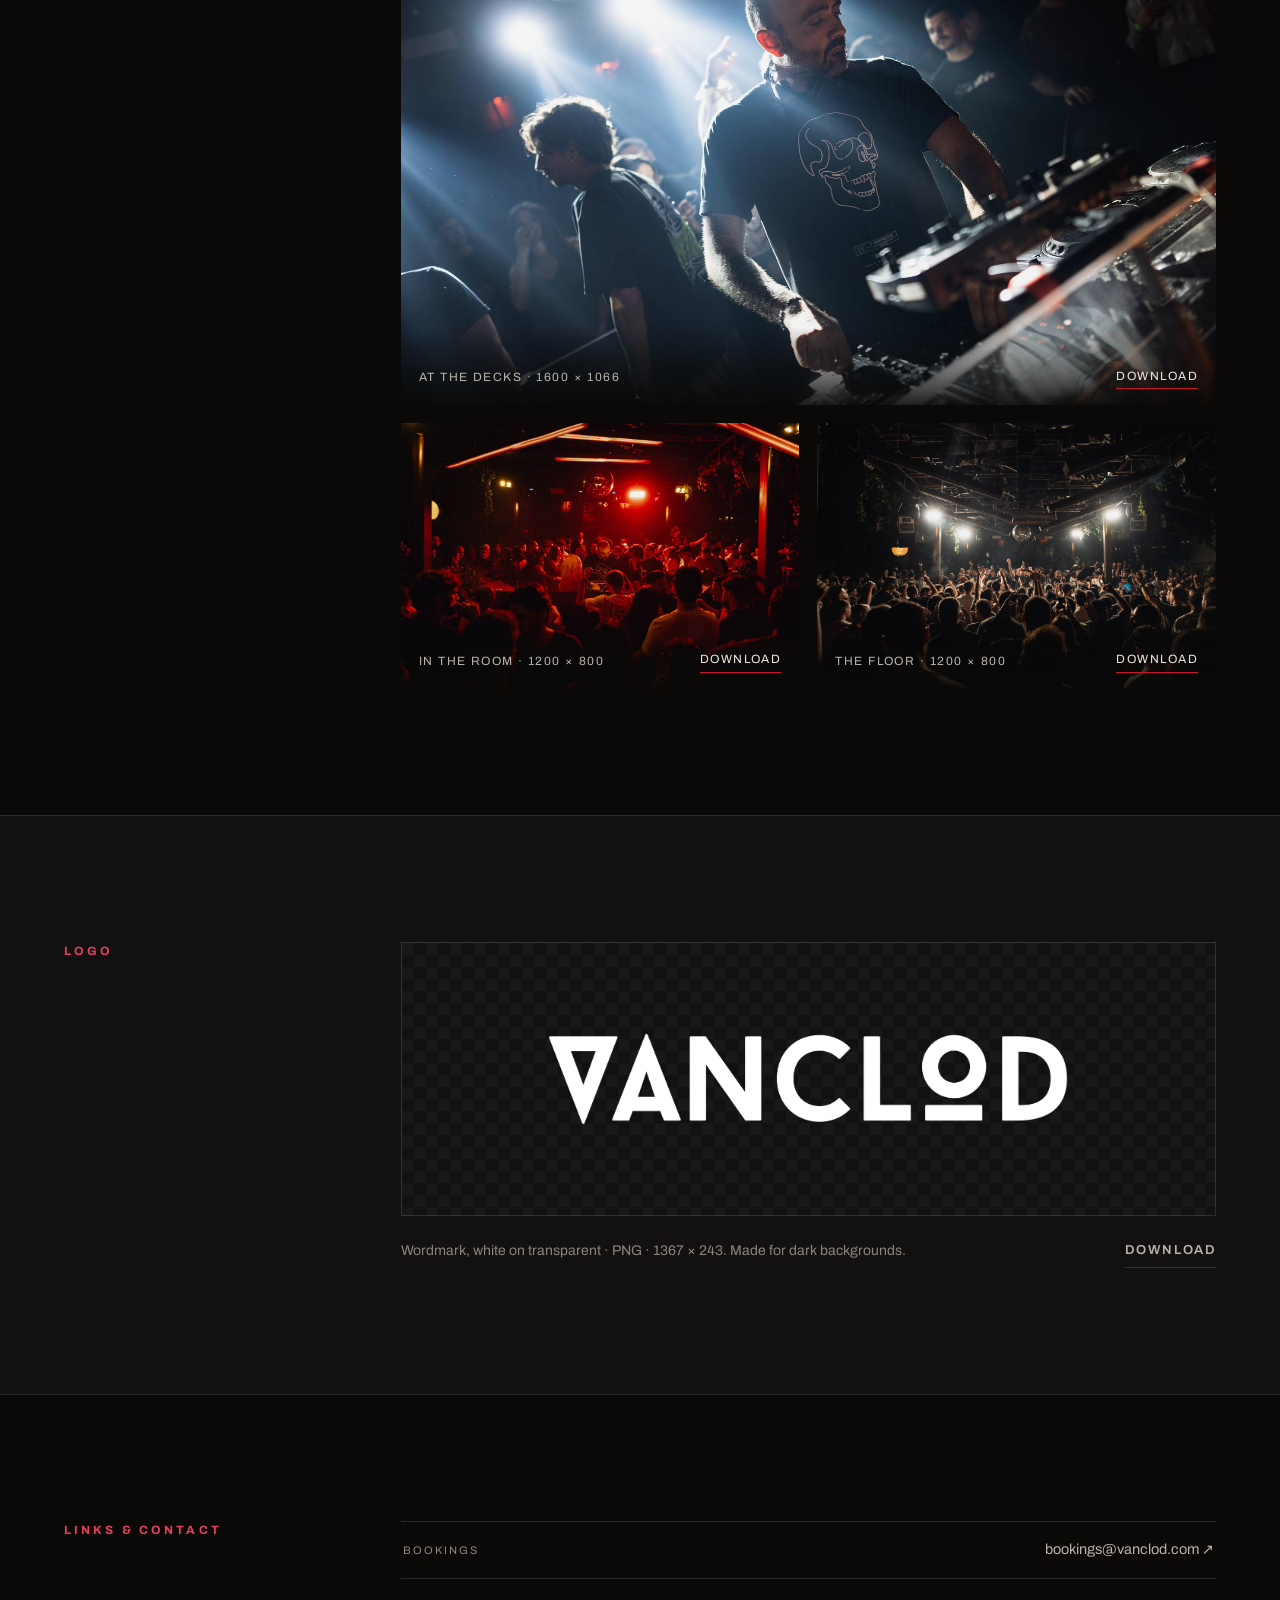
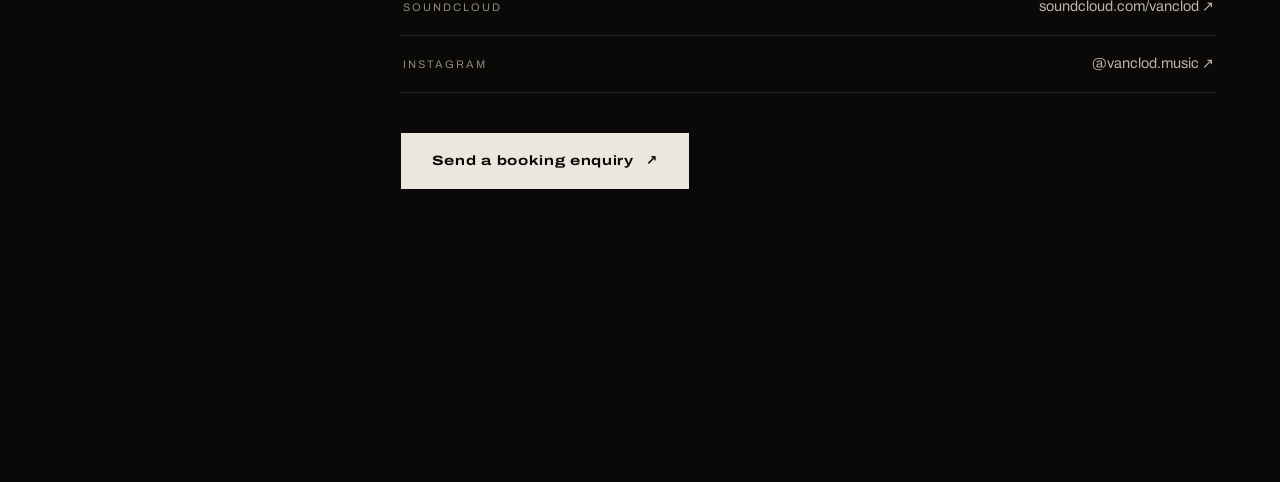
<file: press.html>
<!DOCTYPE html>
<html lang="en">
<head>
<meta charset="UTF-8">
<meta name="viewport" content="width=device-width, initial-scale=1">
<title>Press kit — Vanclod</title>
<meta name="description" content="Vanclod press kit: biographies in three lengths, key facts, press photos and logo for promoters, venues and press.">
<meta name="theme-color" content="#0a0908">
<meta property="og:type" content="website">
<meta property="og:title" content="Press kit — Vanclod">
<meta property="og:description" content="Biographies, key facts, press photos and logo.">
<meta property="og:image" content="assets/img/og.jpg">
<link rel="icon" href="assets/img/favicon.svg" type="image/svg+xml">
<link rel="apple-touch-icon" href="assets/img/apple-touch-icon.png">
<link rel="preconnect" href="https://fonts.googleapis.com">
<link rel="preconnect" href="https://fonts.gstatic.com" crossorigin>
<link href="https://fonts.googleapis.com/css2?family=Archivo:wdth,wght@62..125,400..900&display=swap" rel="stylesheet">
<link rel="stylesheet" href="assets/css/site.css">
<script>document.documentElement.className='js'</script>
</head>
<body>
<a class="skip" href="#main">Skip to content</a>

<nav class="nav solid" id="nav" aria-label="Main">
  <a href="index.html" aria-label="Vanclod — home"><img class="mark" src="assets/img/wordmark.png" width="1367" height="243" alt=""></a>
  <button class="nav-toggle" id="toggle" aria-label="Menu" aria-expanded="false" aria-controls="links"><span></span><span></span><span></span></button>
  <div class="nav-links" id="links">
    <a href="index.html#about">About</a>
    <a href="index.html#rooms">Rooms</a>
    <a href="index.html#stage">Live</a>
    <a href="index.html#listen">Listen</a>
    <a href="index.html#dates">Dates</a>
    <a href="press.html" aria-current="page">Press kit</a>
    <a class="btn" href="index.html#contact">Book <span class="arw" aria-hidden="true">↗</span></a>
  </div>
</nav>

<main id="main">
  <header class="page-head">
    <div class="wrap">
      <div class="eyebrow" data-reveal>For promoters, venues &amp; press</div>
      <h1 class="display" data-reveal>Press kit.</h1>
      <p data-reveal style="--d:1">Biographies in three lengths, the key facts, photos and the logo — copy what you need.</p>
    </div>
  </header>

  <section class="pad rule">
    <div class="wrap kit-grid">
      <h2>Key facts</h2>
      <dl class="facts" data-reveal>
        <div><dt>Artist</dt><dd>Vanclod</dd></div>
        <div><dt>Also known as</dt><dd>Vanclod Jandam</dd></div>
        <div><dt>Based in</dt><dd>Beirut, Lebanon</dd></div>
        <div><dt>Sound</dt><dd>Indie Dance, Tech House</dd></div>
        <div><dt>In nightlife since</dt><dd class="num">2002</dd></div>
        <div><dt>DJing since</dt><dd class="num">2008</dd></div>
        <div><dt>Co-founder of</dt><dd>The Grand Factory, Reunion, AHM, 2ND SUN</dd></div>
        <div><dt>Founding member of</dt><dd>C U NXT SAT</dd></div>
        <div><dt>Shared the stage with</dt><dd>Adriatique, Tale Of Us, Stephan Bodzin, Mathame, ARTBAT, Boris Brejcha, Kevin de Vries, Solomun</dd></div>
      </dl>
    </div>
  </section>

  <section class="pad rule tint">
    <div class="wrap kit-grid">
      <h2>Biography</h2>
      <div>
        <article class="bio" id="bio-short" data-reveal>
          <div class="bio-head"><h3>Short <span>One paragraph — for line-ups and listings</span></h3><button class="linkbtn" type="button" data-copy="bio-short">Copy</button></div>
          <p>Vanclod (Vanclod Jandam) is a Beirut-based DJ and producer working in Indie Dance and Tech House. In nightlife since 2002 and behind the decks since 2008, he co-founded The Grand Factory, Reunion, AHM and 2ND SUN, and is one of the founders of C U NXT SAT.</p>
        </article>
        <article class="bio" id="bio-medium" data-reveal>
          <div class="bio-head"><h3>Medium <span>For event pages</span></h3><button class="linkbtn" type="button" data-copy="bio-medium">Copy</button></div>
          <p>Vanclod — also known as Vanclod Jandam — is a Beirut-based DJ and producer. Active in nightlife since 2002 and behind the decks since 2008, he has spent more than two decades contributing to the growth of Lebanon's electronic music scene, both on stage and behind it.</p>
          <p>Known for his blend of Indie Dance and Tech House, he has helped develop and run some of Lebanon's most influential clubs, events and festivals, and is one of the founders of C U NXT SAT, one of Beirut's most recognised parties. His sets are thoughtful and adaptable, reflecting years of experience reading a room and shaping a night.</p>
        </article>
        <article class="bio" id="bio-full" data-reveal>
          <div class="bio-head"><h3>Full <span>For features and interviews</span></h3><button class="linkbtn" type="button" data-copy="bio-full">Copy</button></div>
          <p>Vanclod — also known as Vanclod Jandam — is a Beirut-based DJ and producer. Active in nightlife since 2002 and behind the decks since 2008, he has spent more than two decades contributing to the growth of Lebanon's electronic music scene, both on stage and behind it.</p>
          <p>Known for his blend of Indie Dance and Tech House, Vanclod has built a career that reaches far beyond DJing. Alongside performing, he has helped develop and run some of Lebanon's most influential clubs, events and festivals — platforms that have welcomed many of the world's leading electronic artists. As a co-founder, he helped build The Grand Factory, Reunion, AHM and 2ND SUN. He is also one of the founders of C U NXT SAT, one of Beirut's most recognised parties.</p>
          <p>Over the years he has shared the stage with Adriatique, Tale Of Us, Stephan Bodzin, Mathame, ARTBAT, Boris Brejcha, Kevin de Vries and Solomun, among many others. His sets are thoughtful and adaptable, reflecting years of experience reading a room and shaping a night.</p>
          <p>Alongside a busy touring schedule, Vanclod is focused on the next chapter of his career as a producer. His studio work is a natural extension of everything he's built — drawing on decades immersed in electronic music while developing a sound that reflects his own identity rather than chasing trends.</p>
        </article>
      </div>
    </div>
  </section>

  <section class="pad rule">
    <div class="wrap kit-grid">
      <h2>Photos</h2>
      <div class="shots">
        <figure class="shot" data-reveal>
          <img src="assets/img/hero.jpg" width="1600" height="1066" loading="lazy" alt="Vanclod at the decks, backlit by stage lights">
          <figcaption class="bar"><span>At the decks · 1600 × 1066</span><a href="assets/img/hero.jpg" download="vanclod-at-the-decks.jpg">Download</a></figcaption>
        </figure>
        <figure class="shot" data-reveal>
          <img src="assets/img/room.jpg" width="1200" height="800" loading="lazy" alt="Vanclod playing at the centre of a crowd, the room lit red">
          <figcaption class="bar"><span>In the room · 1200 × 800</span><a href="assets/img/room.jpg" download="vanclod-in-the-room.jpg">Download</a></figcaption>
        </figure>
        <figure class="shot" data-reveal style="--d:1">
          <img src="assets/img/floor.jpg" width="1200" height="800" loading="lazy" alt="A packed dance floor under a mirror ball, hands in the air">
          <figcaption class="bar"><span>The floor · 1200 × 800</span><a href="assets/img/floor.jpg" download="vanclod-the-floor.jpg">Download</a></figcaption>
        </figure>
      </div>
    </div>
  </section>

  <section class="pad rule tint">
    <div class="wrap kit-grid">
      <h2>Logo</h2>
      <div data-reveal>
        <div class="logo-tile"><img src="assets/img/wordmark.png" width="1367" height="243" loading="lazy" alt="Vanclod wordmark, white"></div>
        <div class="logo-meta"><span>Wordmark, white on transparent · PNG · 1367 × 243. Made for dark backgrounds.</span><a class="tlink" href="assets/img/wordmark.png" download="vanclod-wordmark-white.png">Download</a></div>
      </div>
    </div>
  </section>

  <section class="pad rule">
    <div class="wrap kit-grid">
      <h2>Links &amp; contact</h2>
      <div data-reveal>
        <div class="direct" id="booking-links">
          <a href="mailto:bookings@vanclod.com" data-email><span class="k">Bookings</span><span><span data-email-text>bookings@vanclod.com</span>&nbsp;↗</span></a>
          <a href="https://soundcloud.com/vanclod" target="_blank" rel="noopener"><span class="k">SoundCloud</span><span>soundcloud.com/vanclod&nbsp;↗</span></a>
          <a href="https://www.instagram.com/vanclod.music/" target="_blank" rel="noopener"><span class="k">Instagram</span><span>@vanclod.music&nbsp;↗</span></a>
        </div>
        <a class="btn" href="index.html#contact">Send a booking enquiry <span class="arw" aria-hidden="true">↗</span></a>
      </div>
    </div>
  </section>
</main>

<footer>
  <div class="wrap">
    <div class="foot-base">
      <a class="foot-logo" href="index.html" aria-label="Vanclod — home"><img src="assets/img/wordmark.png" width="1367" height="243" alt="" loading="lazy"></a>
      <div class="foot-meta">
        <span>Beirut, Lebanon</span>
        <a href="mailto:bookings@vanclod.com" data-email><span data-email-text>bookings@vanclod.com</span></a>
      </div>
      <div class="foot-legal">
        <span>© <span data-year></span> Vanclod. All rights reserved.</span>
        <a href="index.html">Back to the site →</a>
      </div>
    </div>
  </div>
</footer>

<script src="assets/js/config.js"></script>
<script src="assets/js/site.js"></script>
</body>
</html>
</file>
<file: assets/css/site.css>
/* Vanclod — site styles. One family (Archivo variable), three widths. */

:root{
  --ink:#0a0908;
  --ink-2:#121010;
  --ink-3:#1a1816;
  --bone:#ece7de;
  --bone-dim:#b9b3a8;
  --muted:#8b857b;
  --crimson:#c8172b;
  --crimson-hi:#e8405a;      /* crimson for small text: passes contrast on ink */
  --line:rgba(236,231,222,.14);
  --line-soft:rgba(236,231,222,.07);
  --ease:cubic-bezier(.16,1,.3,1);
  --maxw:1320px;
  --gutter:clamp(20px,5vw,72px);
  --z-nav:50;
  --z-menu:60;
  --z-grain:90;
  --z-skip:100;
}

*,*::before,*::after{box-sizing:border-box;margin:0;padding:0}
html{scroll-behavior:smooth;overflow-x:clip;-webkit-text-size-adjust:100%}
body{
  background:var(--ink);color:var(--bone);
  font-family:'Archivo',system-ui,sans-serif;font-size:17px;line-height:1.65;
  -webkit-font-smoothing:antialiased;overflow-x:clip;
}
::selection{background:var(--crimson);color:#fff}
a{color:inherit;text-decoration:none}
img{display:block;max-width:100%;height:auto}
button{font:inherit;color:inherit}
:focus-visible{outline:2px solid var(--crimson-hi);outline-offset:3px}
.wrap{max-width:var(--maxw);margin:0 auto;padding:0 var(--gutter)}
.vh{position:absolute;width:1px;height:1px;overflow:hidden;clip-path:inset(50%);white-space:nowrap}

.skip{position:fixed;left:16px;top:-60px;z-index:var(--z-skip);background:var(--bone);color:var(--ink);padding:10px 16px;font-size:14px;font-weight:600;transition:top .2s}
.skip:focus{top:16px}

/* film grain over everything, so flat ink never reads as flat */
body::after{
  content:"";position:fixed;inset:0;z-index:var(--z-grain);pointer-events:none;opacity:.07;mix-blend-mode:overlay;
  background-image:url("data:image/svg+xml;utf8,<svg xmlns='http://www.w3.org/2000/svg' width='220' height='220'><filter id='n'><feTurbulence type='fractalNoise' baseFrequency='.9' numOctaves='2' stitchTiles='stitch'/><feColorMatrix values='0 0 0 0 1  0 0 0 0 1  0 0 0 0 1  0 0 0 .9 0'/></filter><rect width='100%' height='100%' filter='url(%23n)'/></svg>");
}

/* ---------- type ---------- */
.display{font-stretch:125%;font-weight:800;line-height:.98;letter-spacing:-.02em;text-wrap:balance}
.eyebrow{
  display:flex;align-items:center;gap:13px;margin-bottom:30px;
  font-size:12px;font-weight:700;letter-spacing:.26em;text-transform:uppercase;color:var(--crimson-hi);
}
.eyebrow::before{content:"";width:26px;height:1px;background:var(--crimson)}
.num{font-variant-numeric:tabular-nums}
p{text-wrap:pretty}

/* ---------- buttons ---------- */
.btn{
  display:inline-flex;align-items:center;gap:12px;cursor:pointer;
  font-stretch:125%;font-weight:700;font-size:13.5px;letter-spacing:.05em;
  padding:16px 30px;border:1px solid var(--bone);background:var(--bone);color:var(--ink);
  transition:background .3s var(--ease),color .3s var(--ease),border-color .3s var(--ease),transform .3s var(--ease);
}
.btn:active{transform:translateY(1px) scale(.985)}
.btn .arw{transition:transform .3s var(--ease)}
.btn.ghost{background:transparent;color:var(--bone);border-color:var(--line)}
.btn[disabled]{opacity:.55;cursor:progress}
.tlink{
  display:inline-flex;align-items:center;gap:10px;font-size:13px;font-weight:600;letter-spacing:.14em;text-transform:uppercase;
  color:var(--bone-dim);padding:6px 0;border-bottom:1px solid var(--line);transition:color .25s,border-color .25s;
}

/* ---------- nav ---------- */
.nav{
  position:fixed;top:0;left:0;right:0;z-index:var(--z-nav);
  display:flex;align-items:center;justify-content:space-between;gap:24px;
  padding:22px var(--gutter);border-bottom:1px solid transparent;
  transition:background .4s ease,border-color .4s ease,padding .4s ease;
}
.nav.scrolled,.nav.solid{background:rgba(10,9,8,.8);-webkit-backdrop-filter:blur(16px) saturate(1.2);backdrop-filter:blur(16px) saturate(1.2);border-bottom-color:var(--line-soft);padding-top:14px;padding-bottom:14px}
.nav .mark{height:18px;width:auto}
.nav-links{display:flex;gap:30px;align-items:center}
.nav-links a:not(.btn){
  position:relative;padding:6px 0;font-size:12px;font-weight:600;letter-spacing:.15em;text-transform:uppercase;
  color:var(--bone-dim);transition:color .25s;
}
.nav-links a:not(.btn)::after{content:"";position:absolute;left:0;right:0;bottom:0;height:1px;background:var(--crimson);transform:scaleX(0);transform-origin:left;transition:transform .35s var(--ease)}
.nav-links a[aria-current]{color:var(--bone)}
.nav-links a[aria-current]::after{transform:scaleX(1)}
.nav-links .btn{padding:11px 20px;font-size:12px}
.nav-progress{position:absolute;left:0;bottom:-1px;height:1px;width:100%;background:var(--crimson);transform:scaleX(0);transform-origin:left}
.nav-toggle{display:none;background:none;border:none;cursor:pointer;padding:10px;margin-right:-10px}
.nav-toggle span{display:block;width:26px;height:2px;background:var(--bone);transition:transform .35s var(--ease),opacity .2s}
.nav-toggle span + span{margin-top:6px}
.nav-toggle[aria-expanded="true"] span:nth-child(1){transform:translateY(8px) rotate(45deg)}
.nav-toggle[aria-expanded="true"] span:nth-child(2){opacity:0}
.nav-toggle[aria-expanded="true"] span:nth-child(3){transform:translateY(-8px) rotate(-45deg)}

/* ---------- hero ---------- */
.intro,main{position:relative;z-index:1;background:var(--ink)}
.hero{position:sticky;top:var(--hero-top,0px);z-index:0;min-height:100svh;display:flex;align-items:flex-end;overflow:hidden;isolation:isolate}
.hero-bg{position:absolute;inset:0;z-index:-1;will-change:transform;transform:scale(calc(1 + var(--hp,0) * .1))}
.hero-bg img{width:100%;height:100%;object-fit:cover;object-position:52% 30%;filter:saturate(.92) contrast(1.05);animation:heroIn 2.4s var(--ease) both}
/* the image darkens as it scrolls away: an overlay's opacity, not a filter, so phones only composite */
.hero-bg::after{content:"";position:absolute;inset:0;background:var(--ink);opacity:calc(var(--hp,0) * .55)}
@keyframes heroIn{from{transform:scale(1.09);opacity:.2}to{transform:scale(1);opacity:1}}
.hero::before{content:"";position:absolute;inset:0;z-index:-1;
  background:
    radial-gradient(110% 70% at 72% 18%,rgba(200,23,43,.16),transparent 58%),
    linear-gradient(90deg,rgba(10,9,8,.74) 0%,rgba(10,9,8,.38) 36%,transparent 66%),
    linear-gradient(180deg,rgba(10,9,8,.55) 0%,rgba(10,9,8,.05) 26%,rgba(10,9,8,.5) 56%,rgba(10,9,8,.93) 84%,var(--ink) 100%);
}
.hero-inner{width:100%;padding-top:110px;padding-bottom:clamp(36px,6vh,72px);opacity:calc(1 - var(--hp,0) * 1.5);transform:translateY(calc(var(--hp,0) * -70px))}
.hero .eyebrow{color:var(--bone-dim);font-weight:600;letter-spacing:.24em;margin-bottom:26px}
.hero .eyebrow::before{width:38px}

/* the wordmark: each letter scrambles, then resolves into the real logo */
.hero-mark{width:min(820px,100%);aspect-ratio:1367/243;container-type:inline-size;position:relative;margin-bottom:30px}
.hero-mark > img{width:100%;height:100%}
.js .hero-mark:not(.ready) > img{opacity:0;animation:fadeUp .01s 1.5s forwards}
.hero-mark .cells{position:absolute;inset:0;display:flex}
.hero-mark .cell{position:relative;flex:none;height:100%;overflow:hidden}
.hero-mark .cell img{position:absolute;top:0;height:100%;max-width:none;transition:opacity .18s linear}
.hero-mark .cell .g{
  position:absolute;inset:0;display:flex;align-items:center;justify-content:space-around;
  font-weight:700;font-size:25.2cqw;line-height:1;letter-spacing:-.02em;color:var(--bone);
  transition:opacity .12s linear;
}
.hero-mark .cell.live img{opacity:0}
.hero-mark .cell:not(.live) .g{opacity:0}

.hero-tag{font-stretch:125%;font-weight:600;font-size:clamp(15px,2.2vw,22px);line-height:1.28;max-width:34ch;color:var(--bone)}
.hero-tag b{font-weight:600;text-decoration:underline;text-decoration-color:var(--crimson);text-decoration-thickness:2px;text-underline-offset:6px}
.hero-cta{display:flex;flex-wrap:wrap;align-items:center;gap:18px 30px;margin-top:36px}
.hero-meta{
  display:grid;grid-template-columns:repeat(3,1fr);gap:20px;margin-top:clamp(40px,7vh,76px);padding-top:20px;border-top:1px solid var(--line);
  font-size:11.5px;letter-spacing:.2em;text-transform:uppercase;color:var(--muted);
}
.hero-meta b{display:block;color:var(--bone-dim);font-weight:600;margin-top:4px;letter-spacing:.12em}
.hero-meta div:nth-child(2){text-align:center}
.hero-meta div:nth-child(3){text-align:right}
.js .hero [data-in]{opacity:0;transform:translateY(18px);animation:fadeUp 1s var(--ease) forwards;animation-delay:calc(var(--i,0) * 110ms + 500ms)}
@keyframes fadeUp{to{opacity:1;transform:none}}

/* ---------- sections ---------- */
section{position:relative}
[data-sec]{--p:1;--q:1;--e:clamp(0,calc(var(--p) * 1.35 - .08),1)}
.pad{padding:clamp(90px,14vh,170px) 0}
.rule{border-top:1px solid var(--line)}
.tint{background:var(--ink-2)}

.js [data-reveal]{opacity:0;transform:translateY(26px);transition:opacity 1s var(--ease),transform 1s var(--ease);transition-delay:calc(var(--d,0) * 90ms)}
.js [data-reveal].in{opacity:1;transform:none}

/* ---------- statement: slides over the pinned hero while the logo's V draws itself ---------- */
.statement{z-index:1;background:var(--ink);padding:clamp(120px,22vh,250px) 0 clamp(150px,26vh,300px);overflow:hidden;box-shadow:0 -40px 80px -10px rgba(0,0,0,.7)}
.statement p{position:relative;font-stretch:125%;font-weight:800;font-size:clamp(30px,6.2vw,92px);line-height:1.02;letter-spacing:-.025em;max-width:16ch}
.statement .w{transition:opacity .5s ease,color .5s ease}
.js .statement .w{opacity:.16}
.js .statement .w.on{opacity:1}
.statement .w.hot.on{color:var(--crimson-hi)}
.st-v{position:absolute;right:-6vw;top:50%;width:min(56vw,820px);transform:translateY(-50%) rotate(calc(var(--q) * 8deg - 4deg));fill:none;stroke:var(--crimson);stroke-width:2;opacity:.5}
.st-v path{stroke-dasharray:1;stroke-dashoffset:calc(1 - min(1,var(--q) * 1.9))}

/* ---------- about: the one paper page, cut on the angle of the V ---------- */
.about{--slant:clamp(30px,5.5vw,100px);z-index:2;background:var(--bone);color:var(--ink);
  clip-path:polygon(0 0,100% var(--slant),100% 100%,0 calc(100% - var(--slant)));
  margin:calc(var(--slant) * -1) 0;padding:calc(clamp(80px,12vh,150px) + var(--slant)) 0}
.about .eyebrow{color:var(--crimson)}
.about-grid{display:grid;grid-template-columns:1.5fr 1fr;gap:clamp(40px,7vw,120px);align-items:start}
.about-body p{color:#3d3934;margin-bottom:22px;max-width:60ch}
.about-body p:first-child{font-stretch:112%;font-weight:600;font-size:clamp(21px,2.3vw,31px);line-height:1.32;letter-spacing:-.01em;color:var(--ink);max-width:30ch;margin-bottom:34px}
.about-body strong{color:var(--ink);font-weight:700}
.facts{border-top:1px solid var(--line)}
.facts div{display:flex;justify-content:space-between;gap:20px;padding:18px 0;border-bottom:1px solid var(--line)}
.facts dt{font-size:11px;letter-spacing:.18em;text-transform:uppercase;color:var(--muted);flex:none;padding-top:3px}
.facts dd{text-align:right;font-weight:500;color:var(--bone)}
.about .facts,.about .facts div{border-color:rgba(10,9,8,.2)}
.about .facts dt{color:#6d675e}
.about .facts dd{color:var(--ink);font-weight:600}
.about ::selection{background:var(--ink);color:var(--bone)}

/* ---------- chapters: read top to bottom on every screen, each one filling in as it arrives ---------- */
.chapters{border-top:1px solid var(--line);background:var(--ink-2)}
.ch-pin{padding:clamp(80px,12vh,130px) 0}
.ch-head{width:100%;display:flex;justify-content:space-between;align-items:flex-end;gap:24px;margin-bottom:clamp(30px,6vh,64px)}
.ch-head .eyebrow{margin-bottom:0}
.ch-track{display:grid;gap:0 clamp(32px,5vw,72px);padding:0 var(--gutter);max-width:var(--maxw);margin:0 auto}
.ch{padding:30px 0 48px;border-top:1px solid var(--line);position:relative}
.ch::before{content:"";position:absolute;top:-4px;left:0;width:7px;height:7px;border-radius:50%;background:var(--crimson)}
.ch .k{font-size:12px;letter-spacing:.2em;text-transform:uppercase;color:var(--muted);margin-bottom:22px}
.ch .big{font-stretch:125%;font-weight:800;font-size:clamp(64px,17vw,190px);line-height:.9;letter-spacing:-.04em;margin-bottom:24px;white-space:nowrap}
.ch .big.word{font-size:clamp(34px,9vw,108px);letter-spacing:-.03em;line-height:.95;white-space:normal}
.js .ch .big{color:transparent;-webkit-text-stroke:1.5px var(--bone-dim);transition:color .7s var(--ease),-webkit-text-stroke-color .7s}
.js .ch.on .big{color:var(--bone);-webkit-text-stroke-color:var(--bone)}
.ch h3{font-stretch:125%;font-weight:700;font-size:clamp(19px,2vw,26px);line-height:1.15;margin-bottom:12px}
.ch p{color:var(--bone-dim);max-width:44ch}
@media (min-width:600px){
  .ch-track{grid-template-columns:1fr 1fr}
  .ch .big{font-size:clamp(64px,9vw,170px)}
  .ch .big.word{font-size:clamp(34px,4.8vw,96px)}
}

/* ---------- rooms: enters through a V notch, and the photo opens out of a triangle ---------- */
.vnotch{position:absolute;top:-1px;left:0;right:0;height:clamp(40px,9vw,150px);background:var(--ink-2);clip-path:polygon(0 0,100% 0,50% 100%)}
#rooms{padding-top:calc(clamp(90px,14vh,170px) + clamp(40px,9vw,150px))}
.rooms-grid{display:grid;grid-template-columns:1.05fr 1fr;gap:clamp(40px,6vw,96px);align-items:start}
.rooms-lede{font-size:clamp(17px,1.7vw,21px);line-height:1.5;color:var(--bone-dim);max-width:40ch;margin-bottom:48px;font-weight:500}
.rooms-lede b{color:var(--bone);font-weight:600}
.venues{list-style:none;border-top:1px solid var(--line)}
.venue{display:flex;align-items:baseline;gap:22px;padding:28px 4px;border-bottom:1px solid var(--line);position:relative;transition:padding-left .45s var(--ease)}
.venue::before{content:"";position:absolute;inset:0;background:linear-gradient(90deg,rgba(200,23,43,.1),transparent 70%);opacity:0;transition:opacity .4s}
.venue .idx{font-size:12px;color:var(--crimson-hi);font-weight:700;letter-spacing:.1em;width:28px;flex:none}
.venue .name{font-weight:800;font-size:clamp(24px,3.6vw,44px);letter-spacing:-.015em;line-height:1;font-variation-settings:"wdth" 100;transition:font-variation-settings .5s var(--ease)}
.venue .role{margin-left:auto;font-size:11px;letter-spacing:.18em;text-transform:uppercase;color:var(--muted);flex:none}
.rooms-photo{position:sticky;top:110px;aspect-ratio:4/5;overflow:hidden;background:var(--ink-3);
  clip-path:polygon(0 0,100% 0,calc(50% + var(--e) * 50%) 100%,calc(50% - var(--e) * 50%) 100%)}
.rooms-photo picture{display:block;height:100%}
.rooms-photo img{width:100%;height:100%;object-fit:cover;transform:scale(calc(1.18 - var(--e) * .18))}
.rooms-photo::after{content:"";position:absolute;inset:0;background:linear-gradient(200deg,transparent 45%,rgba(10,9,8,.55));pointer-events:none}
.cap{position:absolute;left:18px;bottom:16px;z-index:1;font-size:11px;letter-spacing:.18em;text-transform:uppercase;color:var(--bone-dim);opacity:var(--e)}

/* ---------- stage: the bill ----------
   The section pins while you scroll through it and each name takes the stage in turn, one at a
   time, large. The full list sits underneath the whole time, the current name lit, so every name
   is readable at any moment and nothing depends on catching it mid-motion. */
.stage{position:relative}
.stage-pin{padding:clamp(90px,14vh,170px) 0}
.stage-head{display:flex;justify-content:space-between;align-items:flex-end;gap:30px;flex-wrap:wrap}
.stage-head h2{font-size:clamp(30px,4.6vw,60px);max-width:14ch}
.stage-head p{color:var(--bone-dim);max-width:36ch;font-size:15.5px}
.bill{margin-top:clamp(28px,5vh,56px);padding-top:clamp(20px,3vh,36px);border-top:1px solid var(--line)}
.bill-count{font-size:12px;letter-spacing:.2em;color:var(--muted);margin-bottom:14px;display:none;transition:opacity .3s}
.bill-count.off{opacity:0}
.bill-count b{color:var(--bone);font-weight:600}
.bill-name{display:none;position:relative;height:1.05em;font-stretch:125%;font-weight:800;font-size:clamp(34px,8.6vw,124px);line-height:1;letter-spacing:-.03em}
.bill-name span{position:absolute;left:0;top:0;white-space:nowrap;opacity:0;transform:translateY(.4em);transition:opacity .35s var(--ease),transform .55s var(--ease)}
.bill-name span.on{opacity:1;transform:none}
.bill-name span.gone{opacity:0;transform:translateY(-.4em)}
.bill-name .more{color:var(--bone-dim);font-size:.78em;top:.14em}
.bill-all{list-style:none;display:flex;flex-wrap:wrap;gap:12px 22px;margin-top:clamp(24px,4vh,44px);font-size:12.5px;font-weight:600;letter-spacing:.14em;text-transform:uppercase;color:var(--muted)}
.bill-all li{transition:color .3s}
.bill-all li.on{color:var(--crimson-hi)}
.stage.pinned .bill-all .more{display:none}
.stage:not(.pinned) .bill-all .more{color:var(--muted);font-weight:600;font-size:.6em;letter-spacing:.04em;align-self:center}
/* pinned: the sticky screen and the scroll length that drives it */
.stage.pinned{height:calc(100svh + var(--bill-len,0px))}
.stage.pinned .stage-pin{position:sticky;top:0;height:100svh;display:flex;align-items:center;padding:80px 0 30px;overflow:hidden}
.stage.pinned .stage-pin > .wrap{width:100%}
.stage.pinned .bill-count,.stage.pinned .bill-name{display:block}
/* not pinned (no JS, reduced motion): the list is the whole thing, set large */
.stage:not(.pinned) .bill-all{display:grid;grid-template-columns:repeat(4,1fr);gap:0 clamp(24px,3vw,56px);text-transform:none;letter-spacing:-.02em;font-stretch:125%;font-weight:800;font-size:clamp(22px,2.1vw,32px);color:var(--bone);margin-top:0}
.stage:not(.pinned) .bill-all li{padding:22px 0;border-bottom:1px solid var(--line)}

/* ---------- listen ---------- */
.listen{background:radial-gradient(80% 90% at 74% 40%,#2a0c12,#140a0b 60%,var(--ink) 100%);
  clip-path:circle(calc(var(--p) * var(--p) * 175vmax) at 72% min(46svh,420px))}
.listen-grid{display:grid;grid-template-columns:1fr 1.1fr;gap:clamp(40px,6vw,96px);align-items:start}
.listen h2{font-size:clamp(38px,6.4vw,92px);margin-bottom:28px}
.listen-lede{color:var(--bone-dim);max-width:42ch;margin-bottom:38px}
.genres{display:flex;flex-wrap:wrap;gap:10px;margin-bottom:44px}
.genres span{border:1px solid var(--line);padding:9px 16px;font-size:12px;font-weight:600;letter-spacing:.14em;text-transform:uppercase;color:var(--bone-dim)}
.channels{display:grid;gap:12px}
.channel{display:flex;align-items:center;gap:16px;padding:20px 24px;border:1px solid var(--line);background:var(--ink);transition:border-color .3s,background .3s,transform .4s var(--ease)}
.channel svg{width:24px;height:24px;flex:none;fill:var(--bone)}
.channel .c-t{font-stretch:125%;font-weight:700;font-size:16px;line-height:1.15}
.channel .c-s{font-size:12.5px;color:var(--muted)}
.channel .arw{margin-left:auto;color:var(--muted);transition:color .3s,transform .3s var(--ease)}
.player{border:1px solid var(--line);background:var(--ink);min-height:450px;display:flex;position:relative}
.player iframe{width:100%;height:450px;border:0;display:block}
.player-facade{flex:1;display:flex;flex-direction:column;align-items:flex-start;justify-content:flex-end;gap:16px;padding:32px;cursor:pointer;border:0;text-align:left;
  background:linear-gradient(180deg,rgba(10,9,8,.2),rgba(10,9,8,.92)),url("../img/hero-960.webp") 60% 30%/cover}
.player-facade .play{width:68px;height:68px;border-radius:50%;background:var(--bone);display:grid;place-items:center;transition:background .3s,transform .4s var(--ease)}
.player-facade .play svg{width:22px;height:22px;fill:var(--ink);margin-left:3px;transition:fill .3s}
.player-facade .t{font-stretch:125%;font-weight:700;font-size:20px;line-height:1.15}
.player-facade .s{font-size:12.5px;color:var(--bone-dim)}

/* ---------- studio: a framed photo that opens to full bleed ---------- */
.studio{min-height:118svh;display:flex;align-items:flex-end;overflow:hidden;isolation:isolate}
.studio-frame{position:absolute;inset:0;z-index:-1;clip-path:inset(calc((1 - var(--e)) * 16%) calc((1 - var(--e)) * 22%))}
.studio-frame picture{display:block;height:100%}
.studio-frame img{width:100%;height:100%;object-fit:cover;object-position:50% 42%;transform:scale(calc(1.25 - var(--e) * .2))}
.studio-frame::after{content:"";position:absolute;inset:0;background:
  linear-gradient(0deg,rgba(10,9,8,.95) 0%,rgba(10,9,8,.55) 38%,rgba(10,9,8,.15) 70%),
  linear-gradient(90deg,rgba(10,9,8,.7),transparent 60%)}
.studio-copy{width:100%;padding-top:40svh;padding-bottom:clamp(70px,12vh,130px);opacity:clamp(0,calc(var(--p) * 3 - 1.7),1)}
.studio h2{font-size:clamp(38px,7vw,110px);margin-bottom:30px}
.studio p{color:var(--bone);max-width:50ch;margin-bottom:18px}

/* ---------- dates: torn in along a perforation, printed as tickets ---------- */
.dates{background:var(--ink-2)}
.dates::before{content:"";position:absolute;left:0;right:0;top:-13px;height:14px;
  background:radial-gradient(circle at 14px 14px,var(--ink-2) 12.5px,transparent 13.5px) 0 0/28px 14px repeat-x}
.dates-head{display:flex;justify-content:space-between;align-items:flex-end;gap:24px;flex-wrap:wrap;margin-bottom:48px}
.dates-head h2{font-size:clamp(30px,4.6vw,60px)}
.shows{list-style:none;display:grid;gap:16px}
.ticket,.show{position:relative;display:grid;align-items:center;background:var(--ink);border:1px solid var(--line)}
.ticket{grid-template-columns:1fr auto}
.show{grid-template-columns:170px 1.2fr 1fr auto;transition:transform .5s var(--ease),border-color .3s}
.show > *,.ticket > *{padding:clamp(22px,3vw,40px)}
.ticket > :last-child,.show > :last-child{position:relative;align-self:stretch;display:flex;align-items:center;border-left:2px dashed var(--line)}
.ticket > :last-child::before,.ticket > :last-child::after,.show > :last-child::before,.show > :last-child::after{
  content:"";position:absolute;left:-12px;width:22px;height:22px;border-radius:50%;background:var(--ink-2);border:1px solid var(--line)}
.ticket > :last-child::before,.show > :last-child::before{top:-12px}
.ticket > :last-child::after,.show > :last-child::after{bottom:-12px}
.ticket .k{font-size:11px;letter-spacing:.2em;text-transform:uppercase;color:var(--muted);margin-bottom:12px}
.ticket b{display:block;font-stretch:125%;font-weight:800;font-size:clamp(22px,3vw,40px);line-height:1.02;letter-spacing:-.02em;margin-bottom:12px}
.ticket p{color:var(--bone-dim);max-width:46ch}
.show .d{font-stretch:125%;font-weight:800;font-size:30px;line-height:1;letter-spacing:-.02em}
.show .d small{display:block;font-stretch:100%;font-weight:600;font-size:11px;letter-spacing:.18em;text-transform:uppercase;color:var(--muted);margin-top:6px}
.show .e{font-stretch:125%;font-weight:700;font-size:19px;line-height:1.2}
.show .v{color:var(--bone-dim);font-size:15px}

/* ---------- contact ---------- */
.contact{overflow:hidden}
.contact::before{content:"";position:absolute;top:0;left:0;right:0;height:2px;background:var(--crimson);transform:scaleX(var(--e));transform-origin:left}
.ghost-word{position:absolute;top:clamp(10px,4vh,60px);left:0;white-space:nowrap;pointer-events:none;
  font-stretch:125%;font-weight:900;font-size:clamp(120px,24vw,420px);line-height:.8;letter-spacing:-.05em;
  color:transparent;-webkit-text-stroke:1.5px rgba(236,231,222,.09);transform:translateX(calc(12% - var(--q) * 55%))}
.contact .wrap{position:relative}
.contact-grid{display:grid;grid-template-columns:.85fr 1.15fr;gap:clamp(40px,6vw,96px);align-items:start}
.contact h2{font-size:clamp(38px,6vw,84px);margin-bottom:24px}
.contact-intro > p{color:var(--bone-dim);max-width:36ch;margin-bottom:34px}
.direct{border-top:1px solid var(--line);margin-bottom:40px}
.direct a{display:flex;align-items:center;justify-content:space-between;gap:14px;padding:16px 2px;border-bottom:1px solid var(--line);font-size:14.5px;color:var(--bone-dim);transition:color .25s,padding-left .35s var(--ease)}
.direct .k{font-size:11px;letter-spacing:.18em;text-transform:uppercase;color:var(--muted)}
.brief{font-size:13.5px;color:var(--muted)}
.brief b{display:block;font-size:11px;letter-spacing:.18em;text-transform:uppercase;color:var(--bone-dim);margin-bottom:10px;font-weight:600}
.brief ul{list-style:none}
.brief li{padding:5px 0 5px 18px;position:relative}
.brief li::before{content:"";position:absolute;left:0;top:14px;width:8px;height:1px;background:var(--crimson)}

form.booking{display:grid;grid-template-columns:1fr 1fr;gap:20px 18px}
.field{display:flex;flex-direction:column;gap:9px;min-width:0}
.field.full{grid-column:1 / -1}
.field label{font-size:11px;font-weight:600;letter-spacing:.16em;text-transform:uppercase;color:var(--muted)}
.field label i{font-style:normal;color:var(--crimson-hi)}
.field input,.field select,.field textarea{
  width:100%;background:var(--ink-2);border:1px solid var(--line);color:var(--bone);
  padding:15px 16px;font-family:inherit;font-size:16px;border-radius:0;outline:none;
  transition:border-color .22s,background .22s;
}
.field textarea{resize:vertical;min-height:128px}
.field ::placeholder{color:#6a655d}
.field input:focus,.field select:focus,.field textarea:focus{border-color:var(--bone-dim);background:var(--ink-3)}
.field [aria-invalid="true"]{border-color:var(--crimson)}
.field .err{font-size:12.5px;color:var(--crimson-hi);min-height:0}
.field select{appearance:none;-webkit-appearance:none;cursor:pointer;color-scheme:dark;
  background-image:url("data:image/svg+xml;utf8,<svg xmlns='http://www.w3.org/2000/svg' width='12' height='8' viewBox='0 0 12 8'><path d='M1 1l5 5 5-5' stroke='%238b857b' stroke-width='1.5' fill='none'/></svg>");
  background-repeat:no-repeat;background-position:right 16px center;padding-right:42px}
.field select option{background:var(--ink-2);color:var(--bone)}
.field input[type=date]{color-scheme:dark}
.form-foot{grid-column:1 / -1;display:flex;align-items:center;gap:20px;flex-wrap:wrap;margin-top:6px}
.form-note{grid-column:1 / -1;font-size:14px;color:var(--bone-dim);min-height:22px}
.form-note.err{color:var(--crimson-hi)}
.form-note a{border-bottom:1px solid var(--line)}
.linkbtn{background:none;border:0;border-bottom:1px solid var(--line);cursor:pointer;font-size:13px;color:var(--bone-dim);padding:4px 0;transition:color .25s,border-color .25s}

/* ---------- footer ---------- */
footer{background:var(--ink-2);border-top:1px solid var(--line);padding:clamp(60px,9vh,100px) 0 36px;overflow:hidden}
.foot-top{display:flex;justify-content:space-between;gap:40px;flex-wrap:wrap;margin-bottom:clamp(50px,9vh,100px)}
.foot-cta{font-stretch:125%;font-weight:800;font-size:clamp(26px,3.6vw,46px);line-height:1.02;letter-spacing:-.02em;max-width:14ch}
.foot-cta a{color:var(--crimson-hi);border-bottom:2px solid currentColor;transition:color .25s}
.foot-cols{display:flex;gap:clamp(40px,7vw,110px)}
.foot-cols b{display:block;font-size:11px;letter-spacing:.2em;text-transform:uppercase;color:var(--muted);font-weight:600;margin-bottom:16px}
.foot-cols a{display:block;padding:5px 0;color:var(--bone-dim);font-size:15px;transition:color .25s}
.foot-base{
  display:grid;grid-template-columns:auto 1fr auto;align-items:center;gap:20px 40px;
  padding-top:28px;border-top:1px solid var(--line);
  font-size:12px;color:var(--muted);letter-spacing:.06em;
}
.foot-logo img{height:16px;width:auto;opacity:.92}
.foot-meta,.foot-legal{display:flex;flex-wrap:wrap;align-items:center;gap:8px 28px}
.foot-meta{justify-content:center}
.foot-meta a,.foot-legal a{color:var(--bone-dim);transition:color .25s}

/* ---------- press page ---------- */
.page-head{padding:clamp(150px,22vh,230px) 0 clamp(60px,9vh,100px)}
.page-head h1{font-size:clamp(46px,9vw,140px);margin-bottom:26px}
.page-head p{color:var(--bone-dim);max-width:52ch;font-size:clamp(17px,1.7vw,21px)}
.kit-grid{display:grid;grid-template-columns:260px 1fr;gap:clamp(30px,6vw,96px);align-items:start}
.kit-grid > h2{font-size:12px;font-weight:700;letter-spacing:.26em;text-transform:uppercase;color:var(--crimson-hi);font-stretch:100%;position:sticky;top:100px}
.bio{border-top:1px solid var(--line);padding:30px 0 34px}
.bio:last-child{border-bottom:1px solid var(--line)}
.bio-head{display:flex;justify-content:space-between;align-items:center;gap:20px;margin-bottom:18px}
.bio-head h3{font-stretch:125%;font-weight:700;font-size:19px}
.bio-head span{font-size:12px;color:var(--muted);letter-spacing:.08em;margin-left:12px;font-stretch:100%;font-weight:500}
.bio p{color:var(--bone-dim);max-width:66ch;margin-bottom:16px}
.bio p:last-child{margin-bottom:0}
.shots{display:grid;grid-template-columns:repeat(2,1fr);gap:18px}
.shot{position:relative;overflow:hidden;background:var(--ink-3)}
.shot:first-child{grid-column:1 / -1}
.shot img{width:100%;aspect-ratio:3/2;object-fit:cover;transition:transform 1.2s var(--ease)}
.shot .bar{position:absolute;left:0;right:0;bottom:0;display:flex;justify-content:space-between;align-items:center;gap:16px;padding:40px 18px 16px;background:linear-gradient(transparent,rgba(10,9,8,.9));font-size:12px;letter-spacing:.12em;text-transform:uppercase;color:var(--bone-dim)}
.shot .bar a{color:var(--bone);border-bottom:1px solid var(--crimson);padding-bottom:2px}
.logo-tile{border:1px solid var(--line);padding:clamp(40px,7vw,90px);display:grid;place-items:center;background:
  repeating-conic-gradient(var(--ink-2) 0 25%,var(--ink-3) 0 50%) 0 0/24px 24px}
.logo-tile img{width:min(520px,100%)}
.logo-meta{display:flex;justify-content:space-between;align-items:center;gap:20px;flex-wrap:wrap;margin-top:18px;font-size:14px;color:var(--muted)}

/* ---------- 404 ---------- */
.lost{min-height:100svh;display:grid;place-items:center;text-align:center;padding:120px var(--gutter)}
.lost .big{font-stretch:125%;font-weight:900;font-size:clamp(110px,28vw,380px);line-height:.8;letter-spacing:-.06em;color:transparent;-webkit-text-stroke:1.5px var(--line)}
.lost h1{font-size:clamp(30px,5vw,64px);margin:-.4em 0 18px}
.lost p{color:var(--bone-dim);margin-bottom:34px}

@media (min-width:900px) and (min-height:780px){
  footer{position:sticky;bottom:0;z-index:0}
}

/* ---------- responsive ---------- */
@media (max-width:1000px){
  .about-grid,.rooms-grid,.studio-grid,.contact-grid,.listen-grid,.kit-grid{grid-template-columns:1fr}
  .stage:not(.pinned) .bill-all{grid-template-columns:1fr 1fr}
  .rooms-photo{position:relative;top:auto;aspect-ratio:16/10;order:-1}
  .studio-photo{order:-1}
  .kit-grid > h2{position:static}
  .show{grid-template-columns:130px 1fr auto}
  .show .v{display:none}
  .studio-frame{clip-path:inset(calc((1 - var(--e)) * 10%) calc((1 - var(--e)) * 8%))}
}
@media (max-width:820px){
  .nav-toggle{display:block;position:relative;z-index:calc(var(--z-menu) + 1)}
  .nav-links{
    position:fixed;inset:0;z-index:var(--z-menu);flex-direction:column;align-items:flex-start;justify-content:center;gap:4px;
    padding:90px var(--gutter) 40px;background:rgba(10,9,8,.97);-webkit-backdrop-filter:blur(18px);backdrop-filter:blur(18px);
    opacity:0;visibility:hidden;transition:opacity .35s ease,visibility .35s;
  }
  .nav-links.open{opacity:1;visibility:visible}
  .nav-links a:not(.btn){font-stretch:125%;font-weight:800;font-size:clamp(30px,9vw,46px);letter-spacing:-.02em;text-transform:none;color:var(--bone);padding:8px 0;
    transform:translateY(16px);opacity:0;transition:transform .6s var(--ease),opacity .6s var(--ease);transition-delay:calc(var(--n,0) * 50ms)}
  .nav-links.open a:not(.btn){transform:none;opacity:1}
  .nav-links a:not(.btn)::after{display:none}
  .nav-links .btn{margin-top:26px;padding:16px 30px;font-size:13.5px}
  body.locked{overflow:hidden}
  .foot-base{grid-template-columns:1fr;gap:18px;padding-top:24px}
  .foot-meta{justify-content:flex-start}
}
@media (max-width:640px){
  body{font-size:16px}
  .hero-meta{grid-template-columns:1fr 1fr;font-size:10.5px}
  .hero-meta div:nth-child(2){text-align:right}
  .hero-meta div:nth-child(3){display:none}
  .venue .role{display:none}
  .stage:not(.pinned) .bill-all{grid-template-columns:1fr}
  .stage.pinned .stage-head p{display:none}
  form.booking{grid-template-columns:1fr}
  .shots{grid-template-columns:1fr}
  .foot-cols{gap:48px}
  .foot-meta{flex-direction:column;align-items:flex-start;gap:10px}
  .foot-legal{flex-direction:column;align-items:flex-start;gap:10px}
  .show,.ticket{grid-template-columns:1fr}
  .ticket > :last-child,.show > :last-child{border-left:0;border-top:2px dashed var(--line)}
  .ticket > :last-child::before,.show > :last-child::before{top:-12px;left:-12px}
  .ticket > :last-child::after,.show > :last-child::after{top:-12px;bottom:auto;left:auto;right:-12px}
  .ghost-word{top:4px;font-size:22vw}
  .player{min-height:380px}
  .player iframe{height:380px}
}

/* ---------- hover only where there is a pointer: on touch a tap would otherwise stick ---------- */
@media (hover:hover){
  .btn:hover{background:var(--crimson);border-color:var(--crimson);color:#fff}
  .btn:hover .arw{transform:translate(3px,-3px)}
  .btn.ghost:hover{background:transparent;border-color:var(--crimson);color:var(--bone)}
  .tlink:hover{color:var(--bone);border-color:var(--crimson)}
  .nav-links a:not(.btn):hover{color:var(--bone)}
  .nav-links a:not(.btn):hover::after{transform:scaleX(1)}
  .venue:hover{padding-left:18px}
  .venue:hover::before{opacity:1}
  .venue:hover .name{font-variation-settings:"wdth" 125}
  .channel:hover{border-color:var(--crimson);background:var(--ink-3);transform:translateX(6px)}
  .channel:hover .arw{color:var(--crimson-hi);transform:translate(3px,-3px)}
  .player-facade:hover .play{background:var(--crimson);transform:scale(1.06)}
  .player-facade:hover .play svg{fill:#fff}
  .show:hover,.ticket:hover{border-color:rgba(236,231,222,.3)}
  .show:hover{transform:translateX(8px)}
  .direct a:hover{color:var(--bone);padding-left:10px}
  .linkbtn:hover{color:var(--bone);border-color:var(--crimson)}
  .foot-cta a:hover{color:var(--bone)}
  .foot-cols a:hover,.foot-base a:hover{color:var(--bone)}
  .foot-logo:hover img{opacity:1}
  .shot:hover img{transform:scale(1.04)}
}

/* ---------- phones and tablets: the same scroll story, told with transforms and opacity only ----------
   Per-frame clip-path and blend modes repaint the whole section on every scroll tick, which is what
   stutters on a phone. Here each of those becomes a composited property, so the effect keeps up with the thumb. */
@media (max-width:1000px),(pointer:coarse){
  body::after{mix-blend-mode:normal;opacity:.05}
  .listen{clip-path:none;overflow:hidden}
  .listen .wrap{opacity:var(--e);transform:translateY(calc((1 - var(--e)) * 36px))}
  .studio-frame{clip-path:none;transform:scale(calc(.84 + var(--e) * .16));transform-origin:50% 55%}
  .studio-frame img{transform:none}
  .rooms-photo{clip-path:none;opacity:var(--e);transform:translateY(calc((1 - var(--e)) * 24px))}
  .rooms-photo img{transform:scale(calc(1.1 - var(--e) * .1))}
  .nav.scrolled,.nav.solid{-webkit-backdrop-filter:blur(10px);backdrop-filter:blur(10px)}
}
@media (prefers-reduced-motion:reduce){
  html{scroll-behavior:auto}
  *,*::before,*::after{animation-duration:.01ms!important;animation-iteration-count:1!important;transition-duration:.01ms!important;transition-delay:0s!important}
  .js [data-reveal],.js .hero [data-in]{opacity:1;transform:none}
  .js .statement .w{opacity:1}
  .hero{position:relative}
}
</file>
